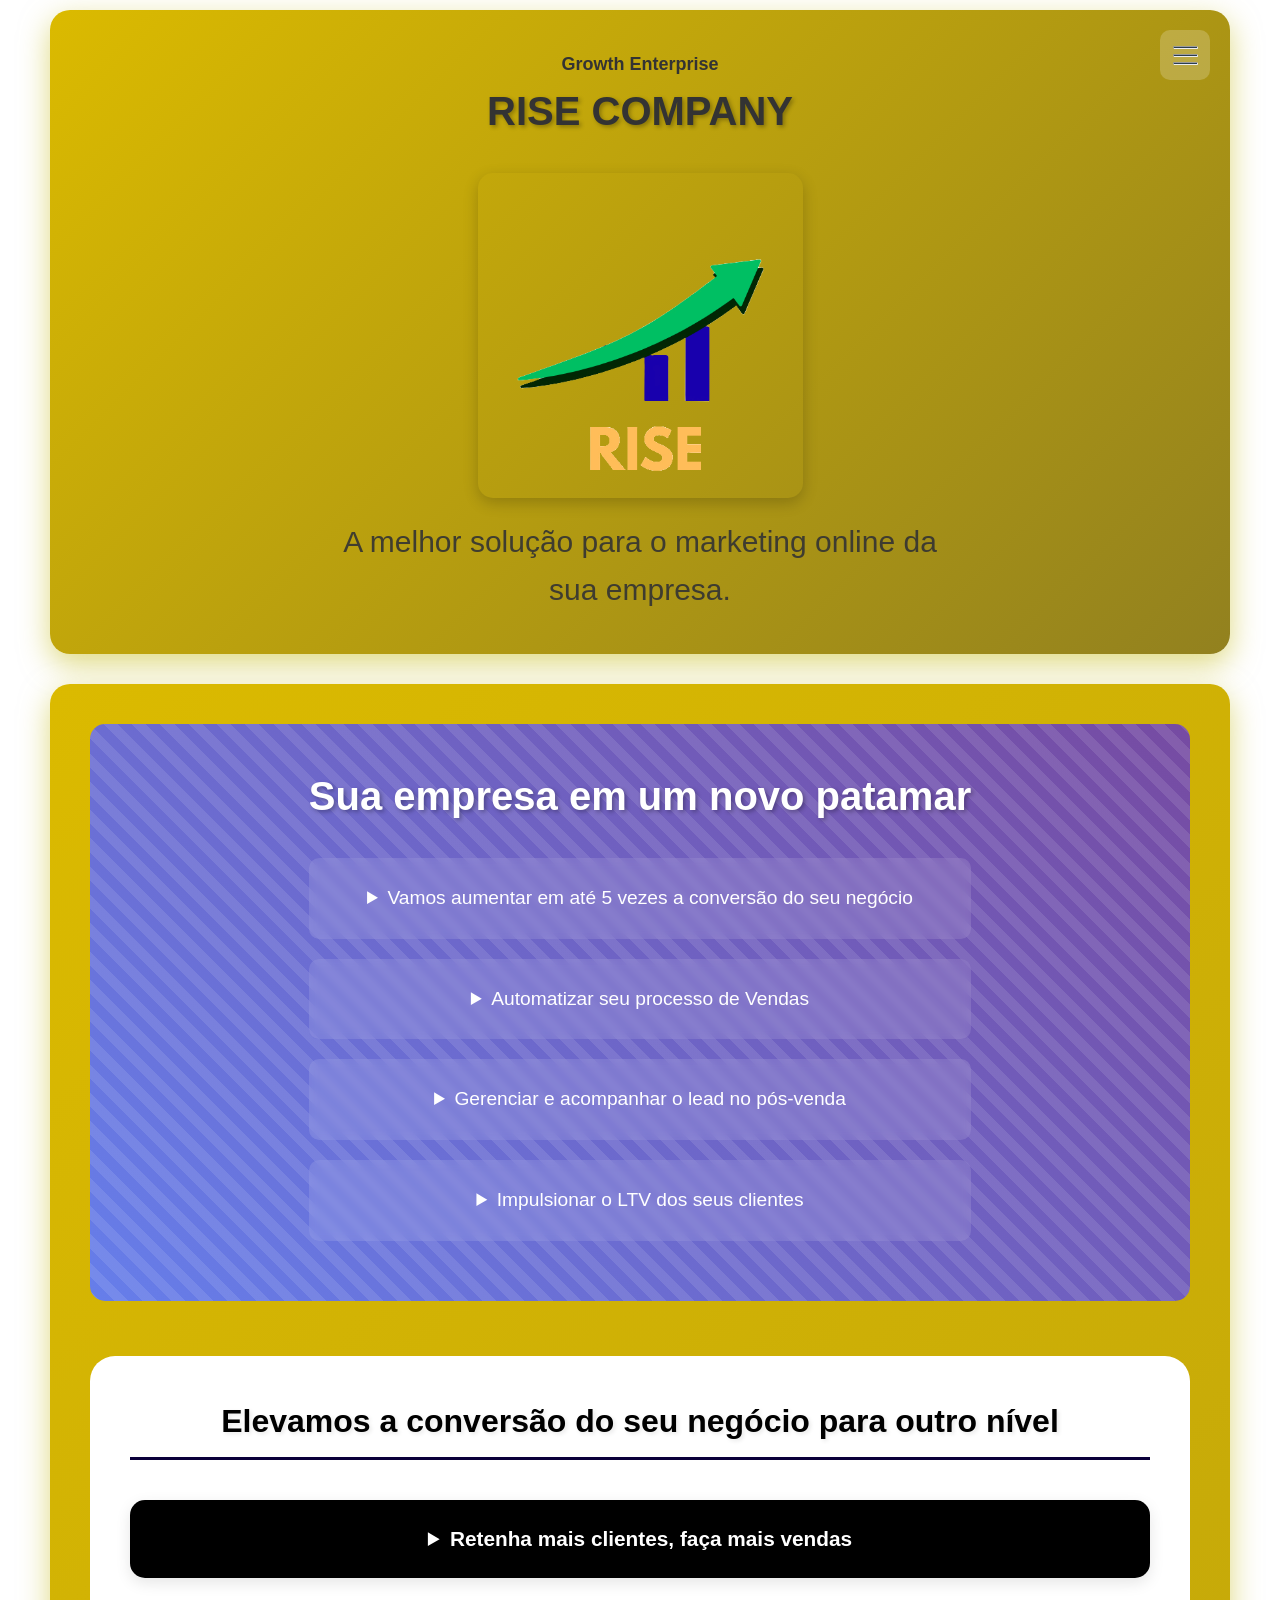
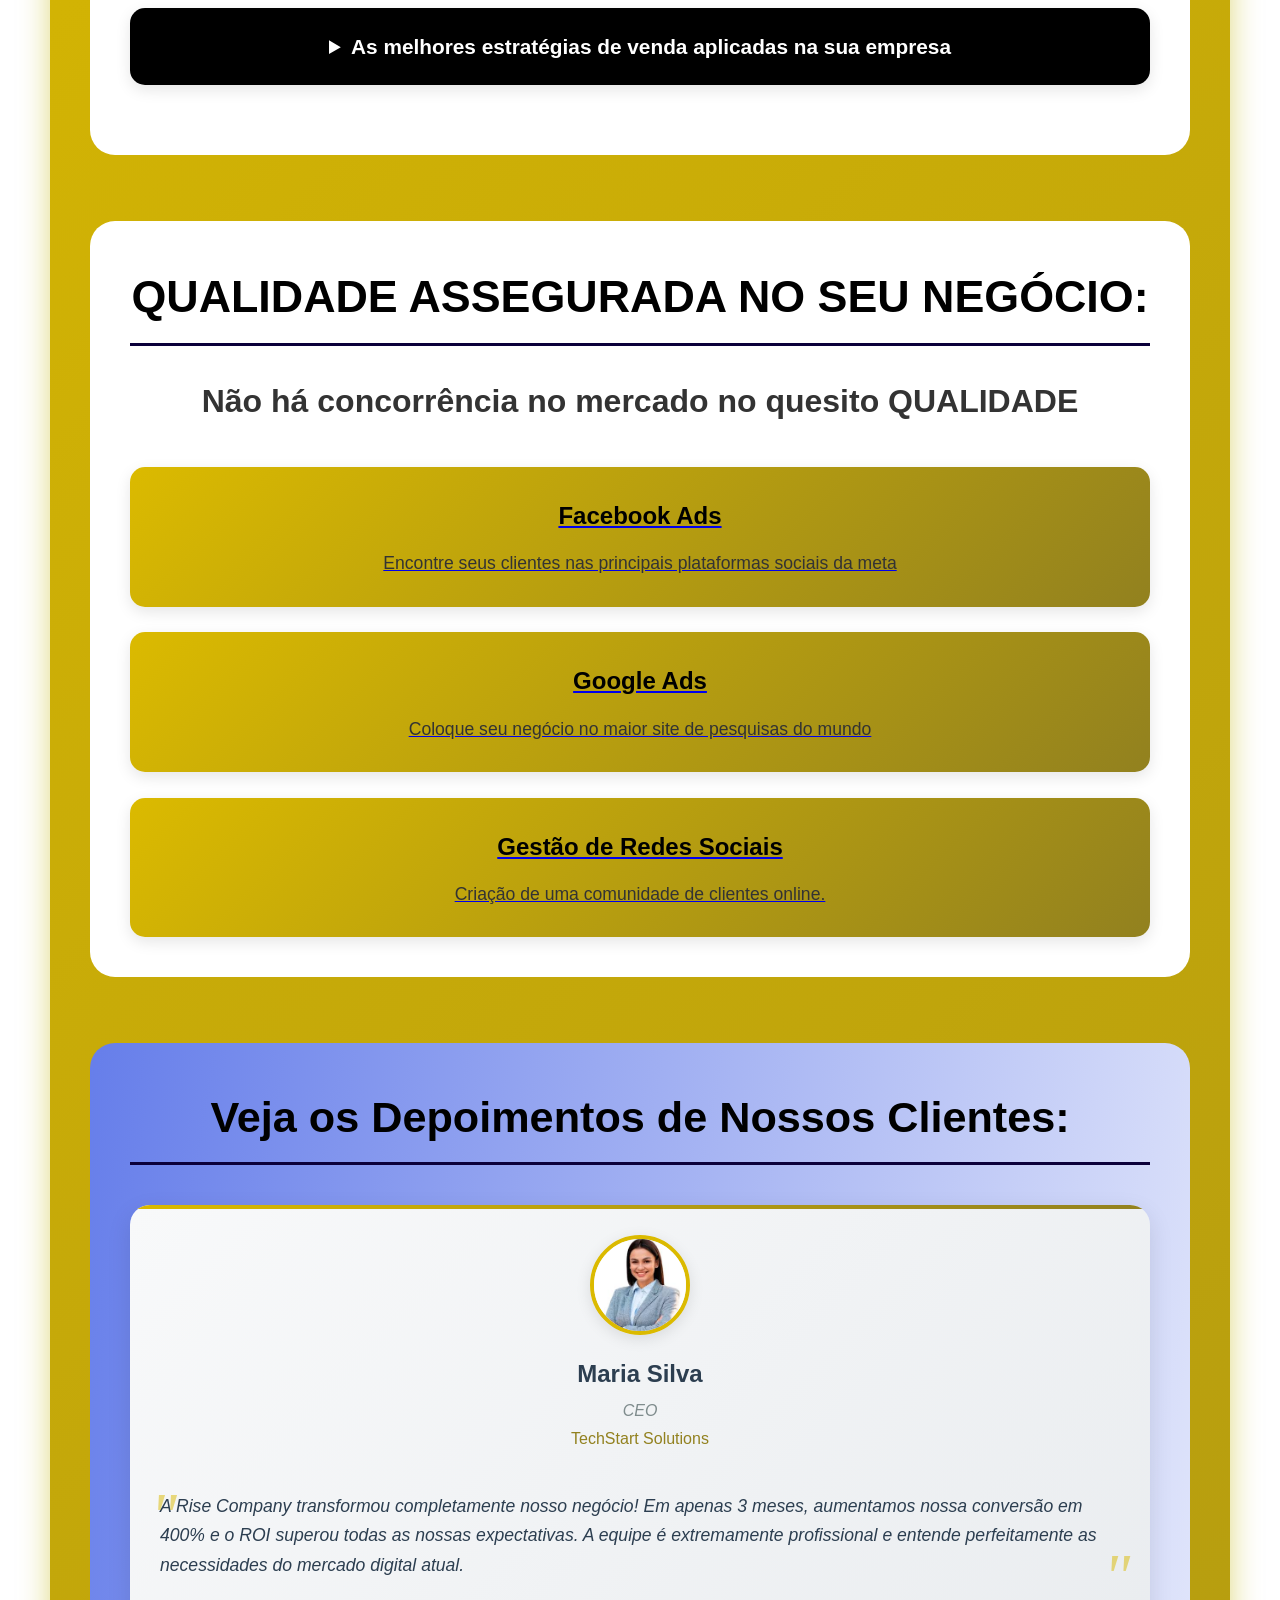
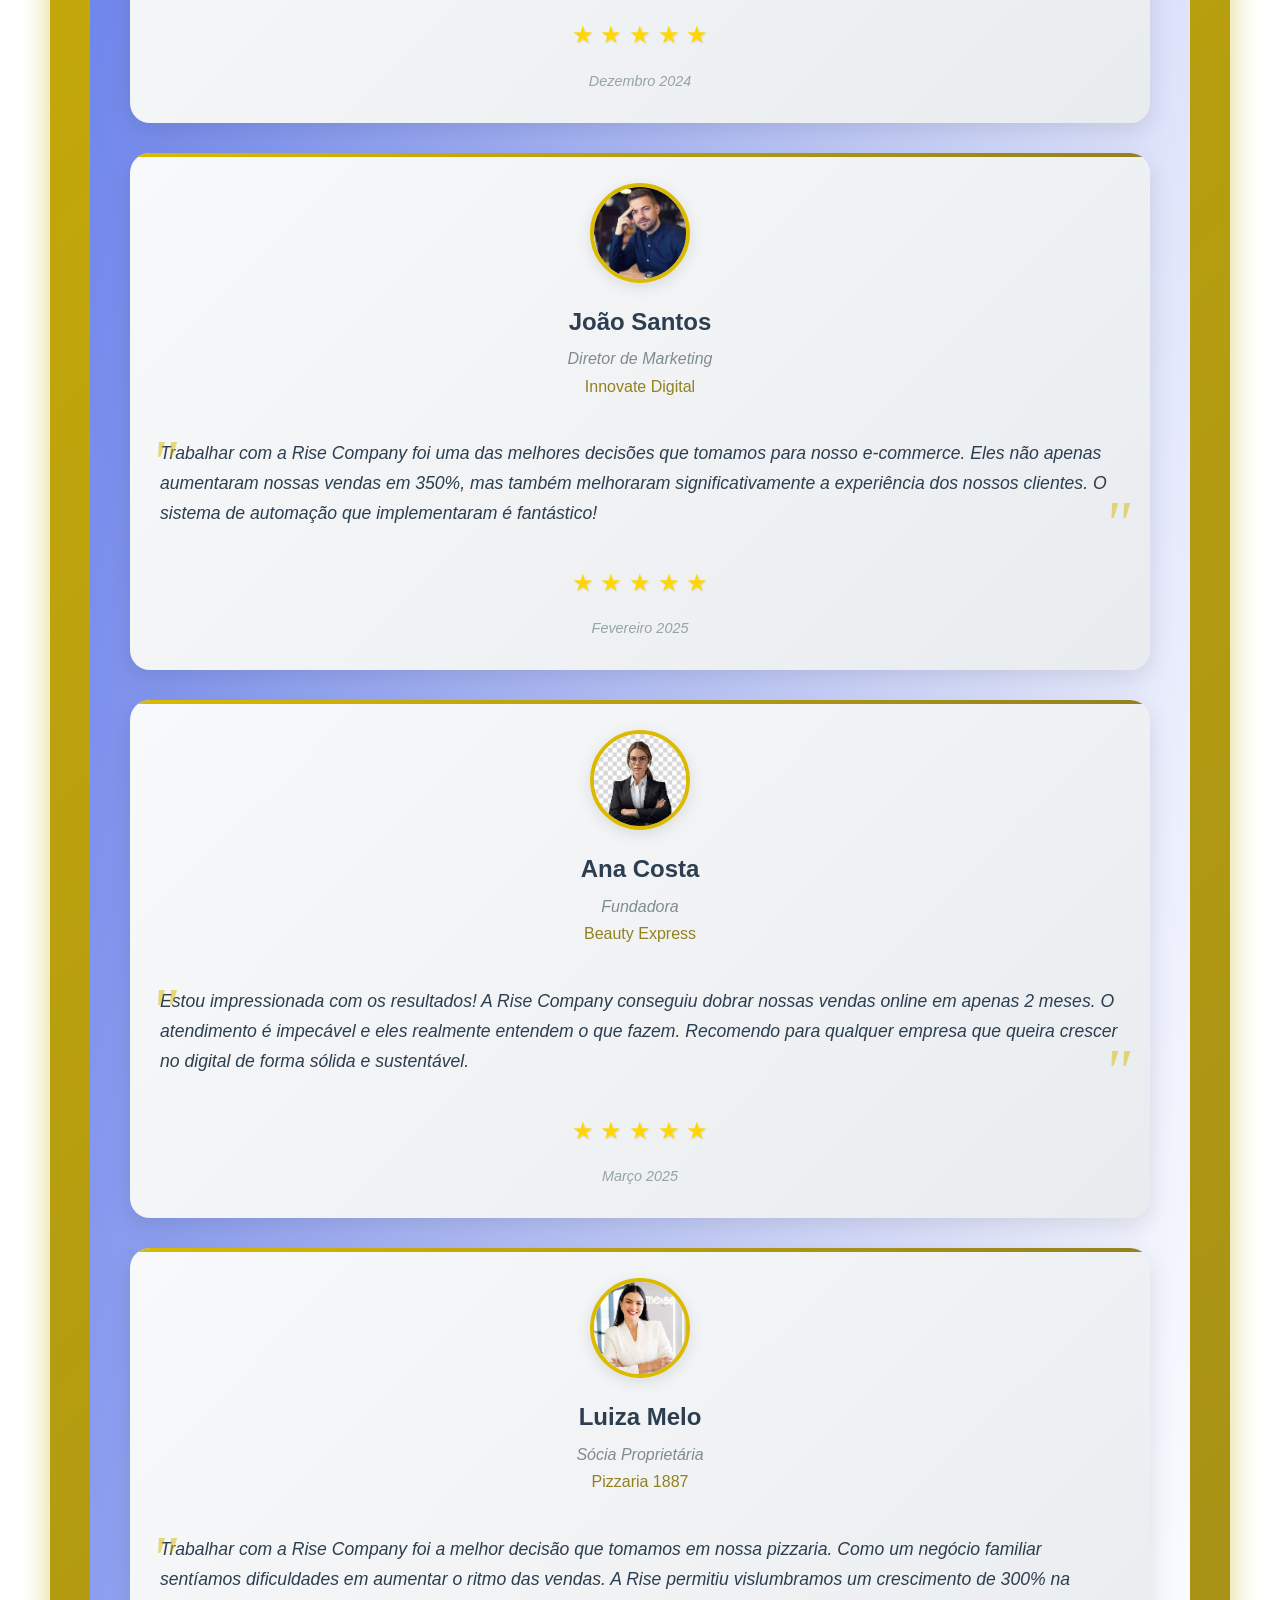
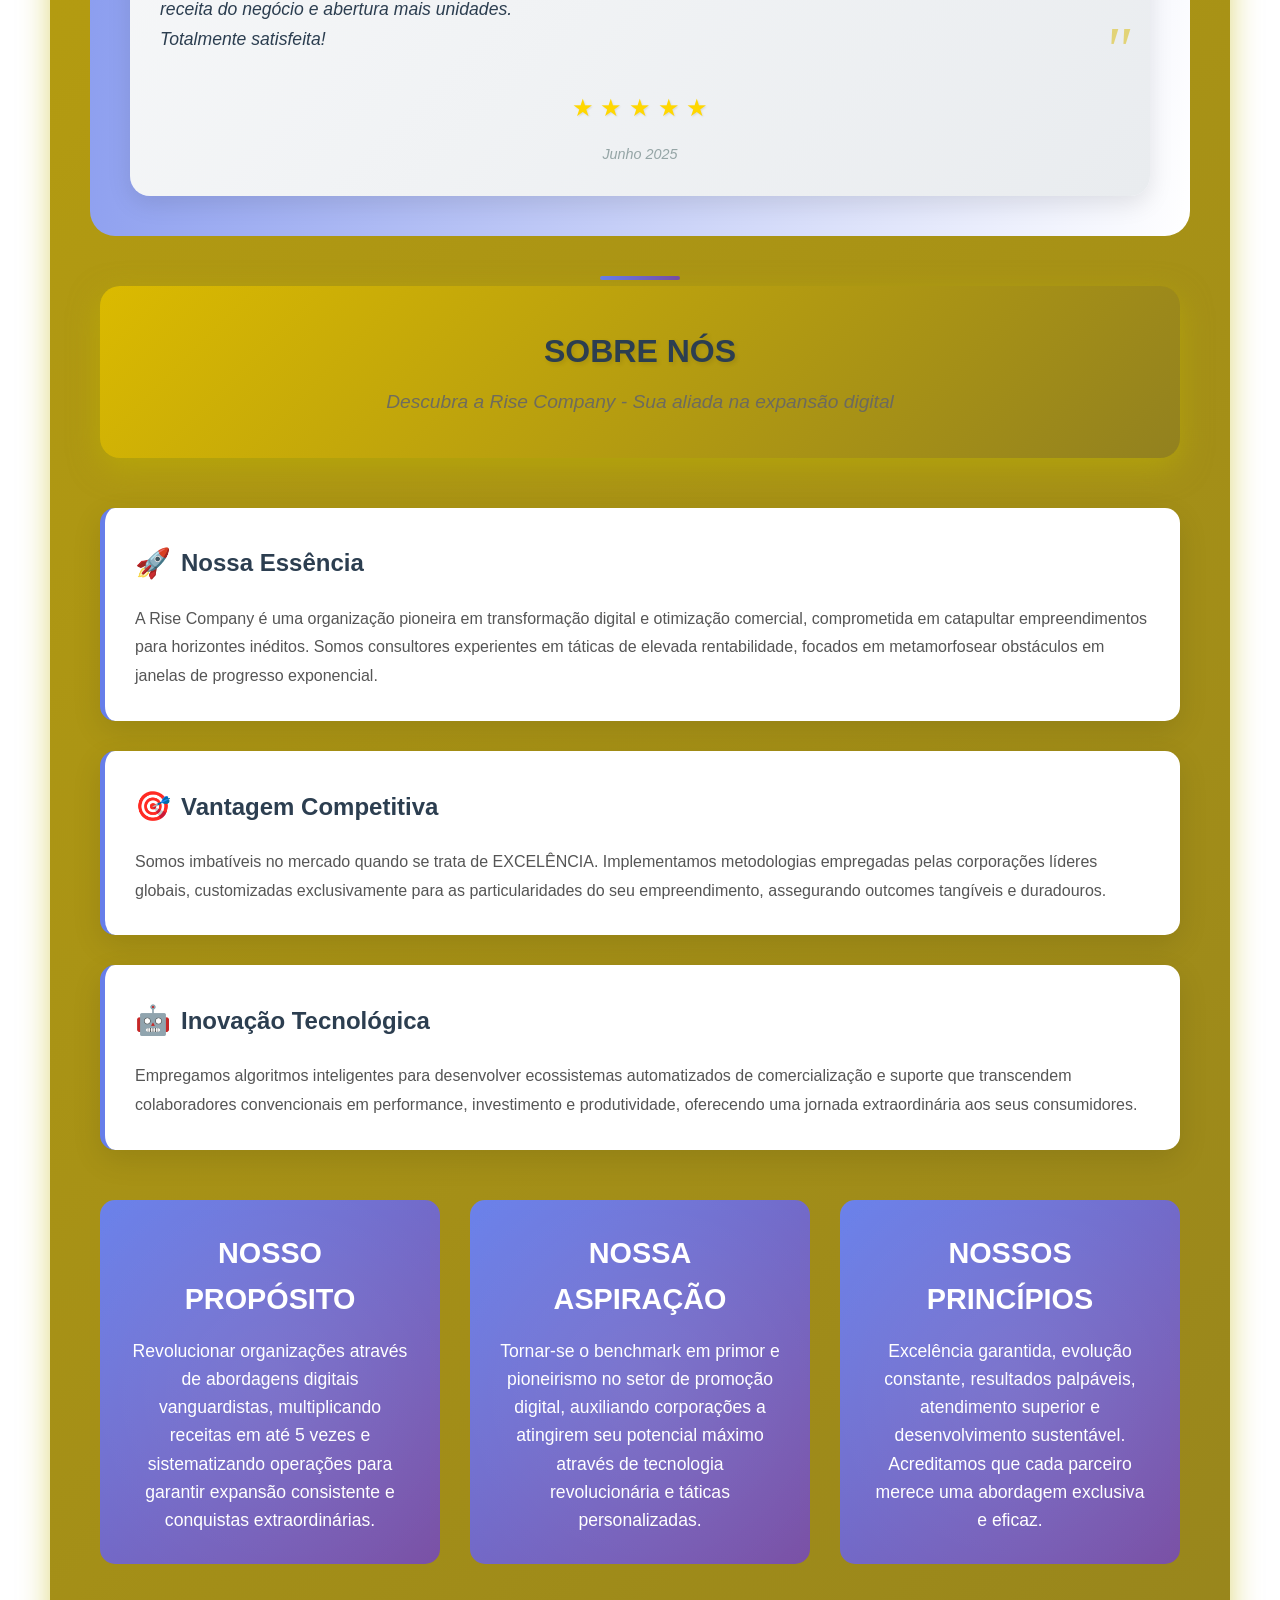
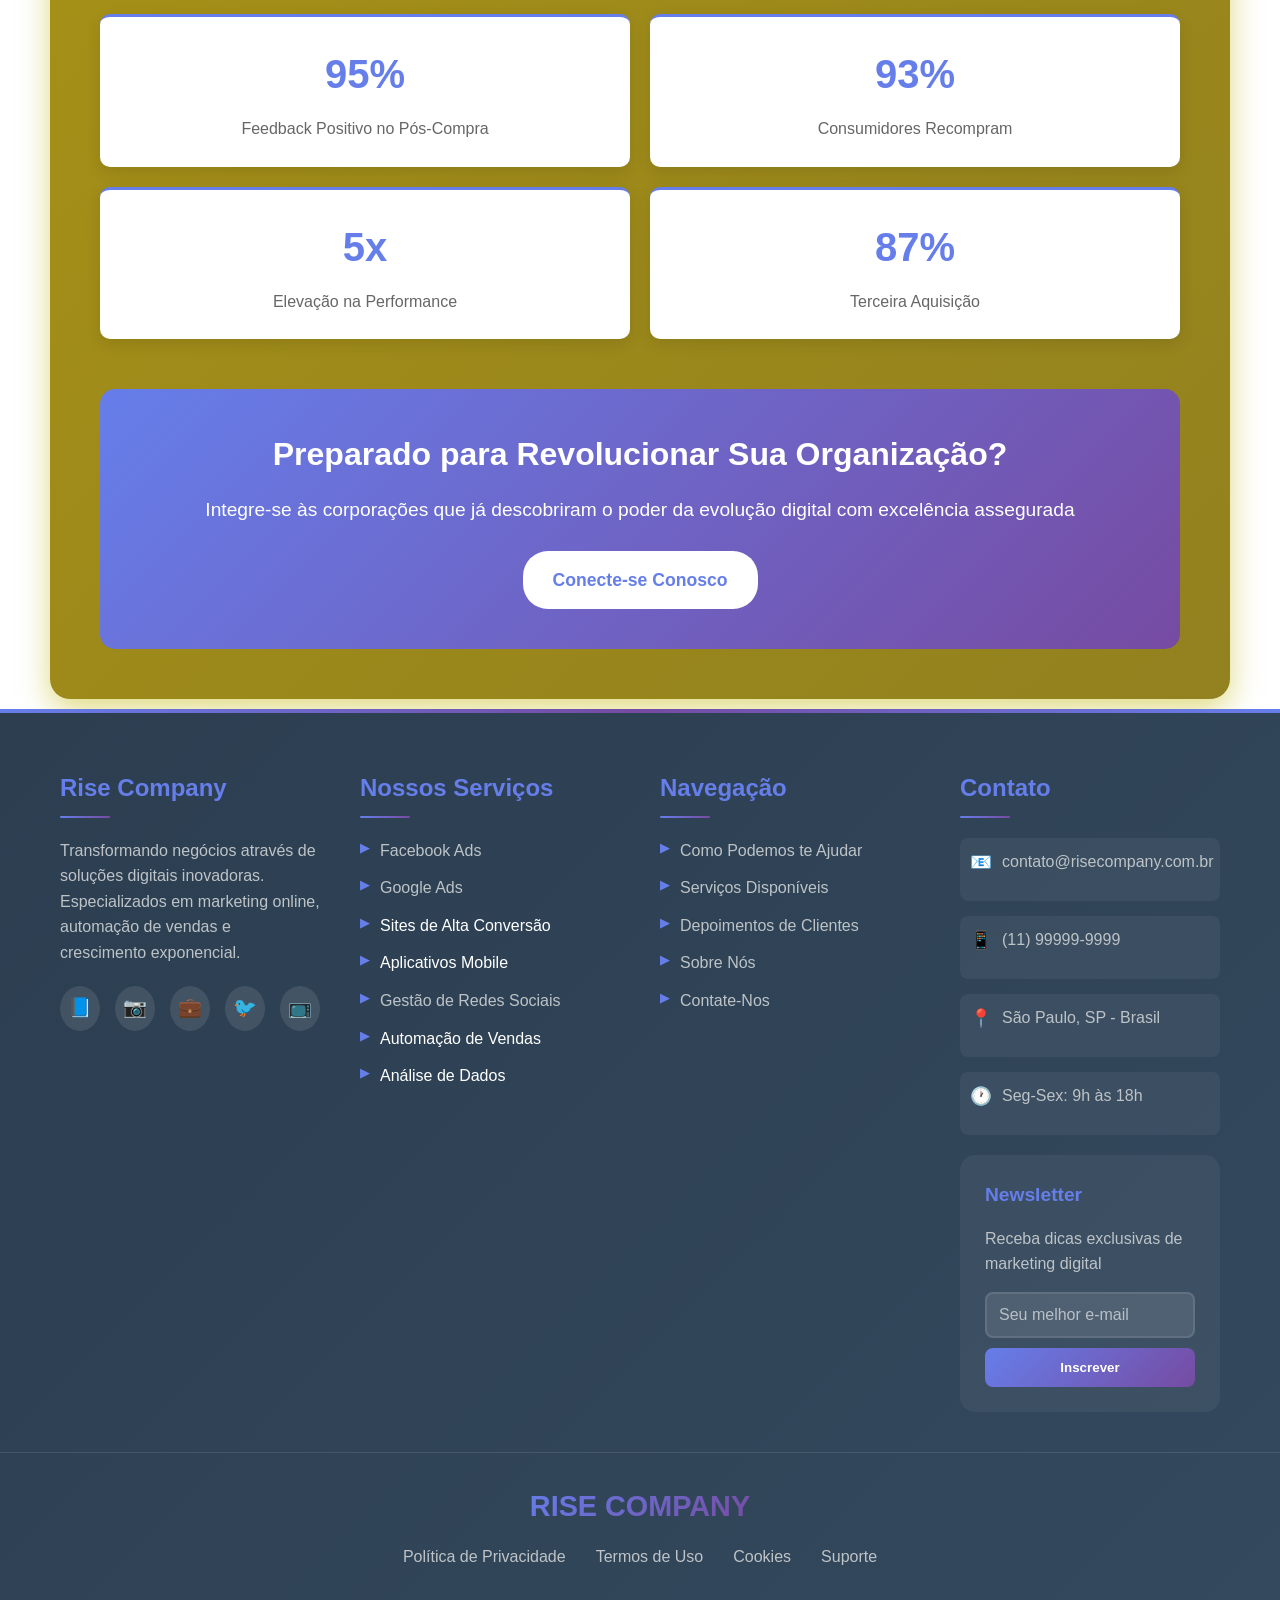
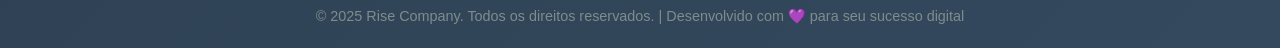
<file: index.html>
<!DOCTYPE html>
<html lang="pt-BR">
<head>
    <meta charset="UTF-8">
    <meta name="viewport" content="width=device-width, initial-scale=1.0">
    <title>Rise Company - Advertisement Enterprise</title>
    <link rel="stylesheet" href="styles/index-style/index-style-body.css">
    <link rel="stylesheet" href="styles/index-style/index-style-header.css">
    <link rel="stylesheet" href="styles/index-style/index-style-main.css">
    <link rel="stylesheet" href="styles/index-style/keyframes/keyframe-gradientshift.css">
    <link rel="stylesheet" href="styles/index-style/keyframes/keyframe-shimmer.css">
    <link rel="stylesheet" href="styles/index-style/keyframes/keyframe-slide.css">
    <link rel="stylesheet" href="styles/index-style/responsivedesign/media-maxwidth767.css">
    <link rel="stylesheet" href="styles/index-style/responsivedesign/media-maxwidth992.css">
    <script src="scripts/index-script/indexdropdownmenu-script.js" defer></script>
    <link rel="icon" type="image/png" href="images/index-images/favicon.ico">
</head>
<body>
    <section class="container">
        <header>
            <section class="logo">Growth Enterprise</section>
            <button class="hamburger-btn" id="hamburgerBtn">
                <hr class="hamburger-line"></hr>
                <hr class="hamburger-line"></hr>
                <hr class="hamburger-line"></hr>
            </button>

            <section class="dropdown-menu" id="dropdownMenu">
                <a href="#A" class="menu-item">Como Podemos te Ajudar</a>

                <a href="#B" class="menu-item">Serviços Disponíveis</a>

                <a href="#C" class="menu-item">Depoimentos de Clientes</a>

                <a href="#D" class="menu-item">Sobre Nós</a>

                <a href="#E" class="menu-item">Contate-Nos</a>
            </section>

            <section class="header-content">
                <h1>RISE COMPANY</h1>
                <img src="images/index-images/Index - RiseAcademyLogo.png" alt="Rise Company Logo" width="325" height="325">
                <p class="subtitle">A melhor solução para o marketing online da sua empresa.</p>
            </section>
        </header>

        <main>
                <section class="hero-image" id="A">
                    <article class="hero-content">
                        <h2>Sua empresa em um novo patamar</h2>
                        <details>
                            <summary>Vamos aumentar em até 5 vezes a conversão do seu negócio</summary>
                            <p>A partir de uma análise minuciosa do seu negócio, nossos especialistas renomados irão aplicar as melhores estratégias específicas para a realidade da sua empresa.</p>
                        </details>
                        <details>
                            <summary>Automatizar seu processo de Vendas</summary>
                            <p>A partir da Inteligência Artificial, vamos criar 'robôs atendentes' que performarão melhor tanto em qualidade, custos e quantidade do que um atendente real.</p>
                        </details>
                        <details>
                            <summary>Gerenciar e acompanhar o lead no pós-venda</summary>
                            <p>Temos o melhor tratamento quando o assunto é o pós-venda de nossos clientes. A eficácia é tão grande que mais de 95% dos leads de nossos clientes fizeram avaliações positivas sobre o atendimento.</p>
                        </details>
                        <details>
                            <summary>Impulsionar o LTV dos seus clientes</summary>
                            <p>Cerca de 93% dos leads de nossos clientes compram pela segunda vez e 87% pela terceira vez. As estratégias de LTV que utilizamos consiste numa verdadeira máquina de reter clientes nunca antes vista no mercado.</p>
                        </details>
                    </article>
                </section>
                <br>
                <section>
                    <article class="content-section1">
                        <h2>Elevamos a conversão do seu negócio para outro nível</h2>
                        <details>
                            <summary>Retenha mais clientes, faça mais vendas</summary>
                            <p>Estratégias de altíssima conversão no pós-venda</p>
                        </details>
                        <details>
                            <summary>As melhores estratégias de venda aplicadas na sua empresa</summary>
                            <p>Estratégias utilizadas pelas maiores empresas do mundo aplicadas no contexto do seu negócio</p>
                        </details>
                    </article>
                </section>
            <br>
            <section id="B" class="content-section2">
                <h2>QUALIDADE ASSEGURADA NO SEU NEGÓCIO:</h2>
                <h3>Não há concorrência no mercado no quesito <strong>QUALIDADE</strong></h3>
                
                <section class="skills-grid">
                    <nav>
                        <a href="pages/facebookpage.html">
                            <section class="skill-grid">
                                <h4>Facebook Ads</h4>
                                <p>Encontre seus clientes nas principais plataformas sociais da meta</p>
                            </section>
                        </a>
                            <br>
                        <a href="pages/googlepage.html">
                            <section class="skill-grid">
                                <h4>Google Ads</h4>
                                <p>Coloque seu negócio no maior site de pesquisas do mundo</p>
                            </section>
                        </a>
                            <br>
                        <a href="pages/socialmediapage.html">
                            <section class="skill-grid">
                                <h4>Gestão de Redes Sociais</h4>
                                <p>Criação de uma comunidade de clientes online.</p>
                            </section>
                        </a>
                    </nav>
                </section>
            </section>

            <br>

            <section id="C" class="content-section3">
                <h2>Veja os Depoimentos de Nossos Clientes:</h2>
                <aside class="depoimentos-container">
                    <article class="depoimentos">
                        <section class="depoimento-header">
                            <img src="images/index-images/Index - Depoimento 1.png" alt="Avatar de Maria Silva" class="depoimento-avatar">
                            <section class="depoimento-info">
                                <h3>Maria Silva</h3>
                                <p class="cargo">CEO</p>
                                <p class="empresa">TechStart Solutions</p>
                            </section>
                        </section>
                        <blockquote class="depoimento-texto">
                            A Rise Company transformou completamente nosso negócio! Em apenas 3 meses, aumentamos nossa conversão em 400% e o ROI superou todas as nossas expectativas. A equipe é extremamente profissional e entende perfeitamente as necessidades do mercado digital atual.
                        </blockquote>
                        <section class="stars">
                            <p>★ ★ ★ ★ ★</p>
                        </section>
                        <p class="depoimento-data">Dezembro 2024</p>
                    </article>

                    <article class="depoimentos">
                        <section class="depoimento-header">
                            <img src="images/index-images/Index - Depoimento 2.jpeg" alt="Avatar de João Santos" class="depoimento-avatar">
                            <section class="depoimento-info">
                                <h3>João Santos</h3>
                                <p class="cargo">Diretor de Marketing</p>
                                <p class="empresa">Innovate Digital</p>
                            </section>
                        </section>
                        <blockquote class="depoimento-texto">
                            Trabalhar com a Rise Company foi uma das melhores decisões que tomamos para nosso e-commerce. Eles não apenas aumentaram nossas vendas em 350%, mas também melhoraram significativamente a experiência dos nossos clientes. O sistema de automação que implementaram é fantástico!
                        </blockquote>
                        <section class="stars">
                            <p>★ ★ ★ ★ ★</p>
                        </section>
                        <p class="depoimento-data">Fevereiro 2025</p>
                    </article>

                    <article class="depoimentos">
                        <section class="depoimento-header">
                            <img src="images/index-images/Index - Depoimento 3.jpeg" alt="Avatar de Ana Costa" class="depoimento-avatar">
                            <section class="depoimento-info">
                                <h3>Ana Costa</h3>
                                <p class="cargo">Fundadora</p>
                                <p class="empresa">Beauty Express</p>
                            </section>
                        </section>
                        <blockquote class="depoimento-texto">
                            Estou impressionada com os resultados! A Rise Company conseguiu dobrar nossas vendas online em apenas 2 meses. O atendimento é impecável e eles realmente entendem o que fazem. Recomendo para qualquer empresa que queira crescer no digital de forma sólida e sustentável.
                        </blockquote>
                        <section class="stars">
                            <p>★ ★ ★ ★ ★</p>
                        </section>
                        <p class="depoimento-data">Março 2025</p>
                    </article>

                    <article class="depoimentos">
                        <section class="depoimento-header">
                            <img src="images/index-images/Index - Depoimento 4.jpeg" alt="Avatar de Ana Costa" class="depoimento-avatar">
                            <section class="depoimento-info">
                                <h3>Luiza Melo</h3>
                                <section class="cargo">Sócia Proprietária</section>
                                <section class="empresa">Pizzaria 1887</section>
                            </section>
                        </section>
                        <article class="depoimento-texto">
                                Trabalhar com a Rise Company foi a melhor decisão que tomamos em nossa pizzaria. Como um negócio familiar sentíamos dificuldades em aumentar o ritmo das vendas. A Rise permitiu vislumbramos um crescimento de 300% na receita do negócio e abertura mais unidades.<br>Totalmente satisfeita!
                        </article>
                        <section class="stars">
                            <p>★ ★ ★ ★ ★</p>
                        </section>
                        <p class="depoimento-data">Junho 2025</p>
                    </article>
                </aside>
            </section>

                <section id="D" class="container">
                    <header class="header">
                        <h1>SOBRE NÓS</h1>
                        <p class="subtitle">Descubra a Rise Company - Sua aliada na expansão digital</p>
                    </header>

                    <section class="content-grid">
                        <article class="content-card">
                            <h2><p class="icon">🚀</p>Nossa Essência</h2>
                            <p>A Rise Company é uma organização pioneira em transformação digital e otimização comercial, comprometida em catapultar empreendimentos para horizontes inéditos. Somos consultores experientes em táticas de elevada rentabilidade, focados em metamorfosear obstáculos em janelas de progresso exponencial.</p>
                        </article>

                        <article class="content-card">
                            <h2><p class="icon">🎯</p>Vantagem Competitiva</h2>
                            <p>Somos imbatíveis no mercado quando se trata de EXCELÊNCIA. Implementamos metodologias empregadas pelas corporações líderes globais, customizadas exclusivamente para as particularidades do seu empreendimento, assegurando outcomes tangíveis e duradouros.</p>
                        </article>

                        <article class="content-card">
                            <h2><p class="icon">🤖</p>Inovação Tecnológica</h2>
                            <p>Empregamos algoritmos inteligentes para desenvolver ecossistemas automatizados de comercialização e suporte que transcendem colaboradores convencionais em performance, investimento e produtividade, oferecendo uma jornada extraordinária aos seus consumidores.</p>
                        </article>
                    </section>

                    <section class="mission-vision">
                        <article class="mission-card">
                            <h3>NOSSO PROPÓSITO</h3>
                            <p>Revolucionar organizações através de abordagens digitais vanguardistas, multiplicando receitas em até 5 vezes e sistematizando operações para garantir expansão consistente e conquistas extraordinárias.</p>
                        </article>

                        <article class="mission-card">
                            <h3>NOSSA ASPIRAÇÃO</h3>
                            <p>Tornar-se o benchmark em primor e pioneirismo no setor de promoção digital, auxiliando corporações a atingirem seu potencial máximo através de tecnologia revolucionária e táticas personalizadas.</p>
                        </article>

                        <article class="mission-card">
                            <h3>NOSSOS PRINCÍPIOS</h3>
                            <p>Excelência garantida, evolução constante, resultados palpáveis, atendimento superior e desenvolvimento sustentável. Acreditamos que cada parceiro merece uma abordagem exclusiva e eficaz.</p>
                        </article>
                    </section>

                    <section class="stats">
                        <article class="stat-item">
                            <p class="stat-number">95%</p>
                            <p class="stat-label">Feedback Positivo no Pós-Compra</p>
                        </article>
                        <article class="stat-item">
                            <p class="stat-number">93%</p>
                            <p class="stat-label">Consumidores Recompram</p>
                        </article>
                        <article class="stat-item">
                            <p class="stat-number">5x</p>
                            <p class="stat-label">Elevação na Performance</p>
                        </article>
                        <article class="stat-item">
                            <p class="stat-number">87%</p>
                            <p class="stat-label">Terceira Aquisição</p>
                        </article>
                    </section>

                    <section id="E" class="cta-section">
                        <h2>Preparado para Revolucionar Sua Organização?</h2>
                        <p>Integre-se às corporações que já descobriram o poder da evolução digital com excelência assegurada</p>
                        <a href="pages/formulariopage.html" class="cta-button">Conecte-se Conosco</a>
                    </section>
                </section>
        </main>
    </section>
    <footer class="footer">
            <section class="footer-container">
                    <section class="footer-section">
                        <h3>Rise Company</h3>
                        <p>Transformando negócios através de soluções digitais inovadoras. Especializados em marketing online, automação de vendas e crescimento exponencial.</p>
                        <aside class="social-links">
                            <a href="www.facebook.com" class="social-link" title="Facebook">📘</a>
                            <a href="www.instagram.com" class="social-link" title="Instagram">📷</a>
                            <a href="www.linkedin.com" class="social-link" title="LinkedIn">💼</a>
                            <a href="www.x.com" class="social-link" title="Twitter">🐦</a>
                            <a href="www.youtube.com" class="social-link" title="YouTube">📺</a>
                        </aside>
                    </section>

                    <section class="footer-section">
                        <h3>Nossos Serviços</h3>
                        <ul>
                            <li><a href="pages/facebookpage.html">Facebook Ads</a></li>
                            <li><a href="pages/googlepage.html">Google Ads</a></li>
                            <li>Sites de Alta Conversão</li>
                            <li>Aplicativos Mobile</li>
                            <li><a href="pages/socialmediapage.html">Gestão de Redes Sociais</a></li>
                            <li>Automação de Vendas</li>
                            <li>Análise de Dados</li>
                        </ul>
                    </section>

                    <section class="footer-section">
                        <h3>Navegação</h3>
                        <ul>
                            <li><a href="#A">Como Podemos te Ajudar</a></li>
                            <li><a href="#B">Serviços Disponíveis</a></li>
                            <li><a href="#C">Depoimentos de Clientes</a></li>
                            <li><a href="#D">Sobre Nós</a></li>
                            <li><a href="pages/formulariopage.html">Contate-Nos</a></li>
                        </ul>
                    </section>

                    <section class="footer-section">
                        <h3>Contato</h3>
                        <aside class="contact-info">
                            <p class="icon">📧</p>
                            <p>contato@risecompany.com.br</p>
                        </aside>
                        <aside class="contact-info">
                            <p class="icon">📱</p>
                            <p>(11) 99999-9999</p>
                        </aside>
                        <aside class="contact-info">
                            <p class="icon">📍</p>
                            <p>São Paulo, SP - Brasil</p>
                        </aside>
                        <aside class="contact-info">
                            <p class="icon">🕐</p>
                            <p>Seg-Sex: 9h às 18h</p>
                        </aside>

                        <article class="newsletter">
                            <h4>Newsletter</h4>
                            <p>Receba dicas exclusivas de marketing digital</p>
                            <aside class="newsletter-form">
                                <input type="email" class="newsletter-input" placeholder="Seu melhor e-mail">
                                <button class="newsletter-btn">Inscrever</button>
                            </aside>
                        </article>
                    </section>
            </section>
                <section class="footer-bottom">
                    <section class="footer-logo">RISE COMPANY</section>
                    <aside class="footer-links">
                        <a href="#">Política de Privacidade</a>
                        <a href="#">Termos de Uso</a>
                        <a href="#">Cookies</a>
                        <a href="#">Suporte</a>
                    </aside>
                    <aside class="copyright">
                        © 2025 Rise Company. Todos os direitos reservados. | Desenvolvido com 💜 para seu sucesso digital
                    </aside>
                </section>
        </footer>

</body>
</html>
</file>
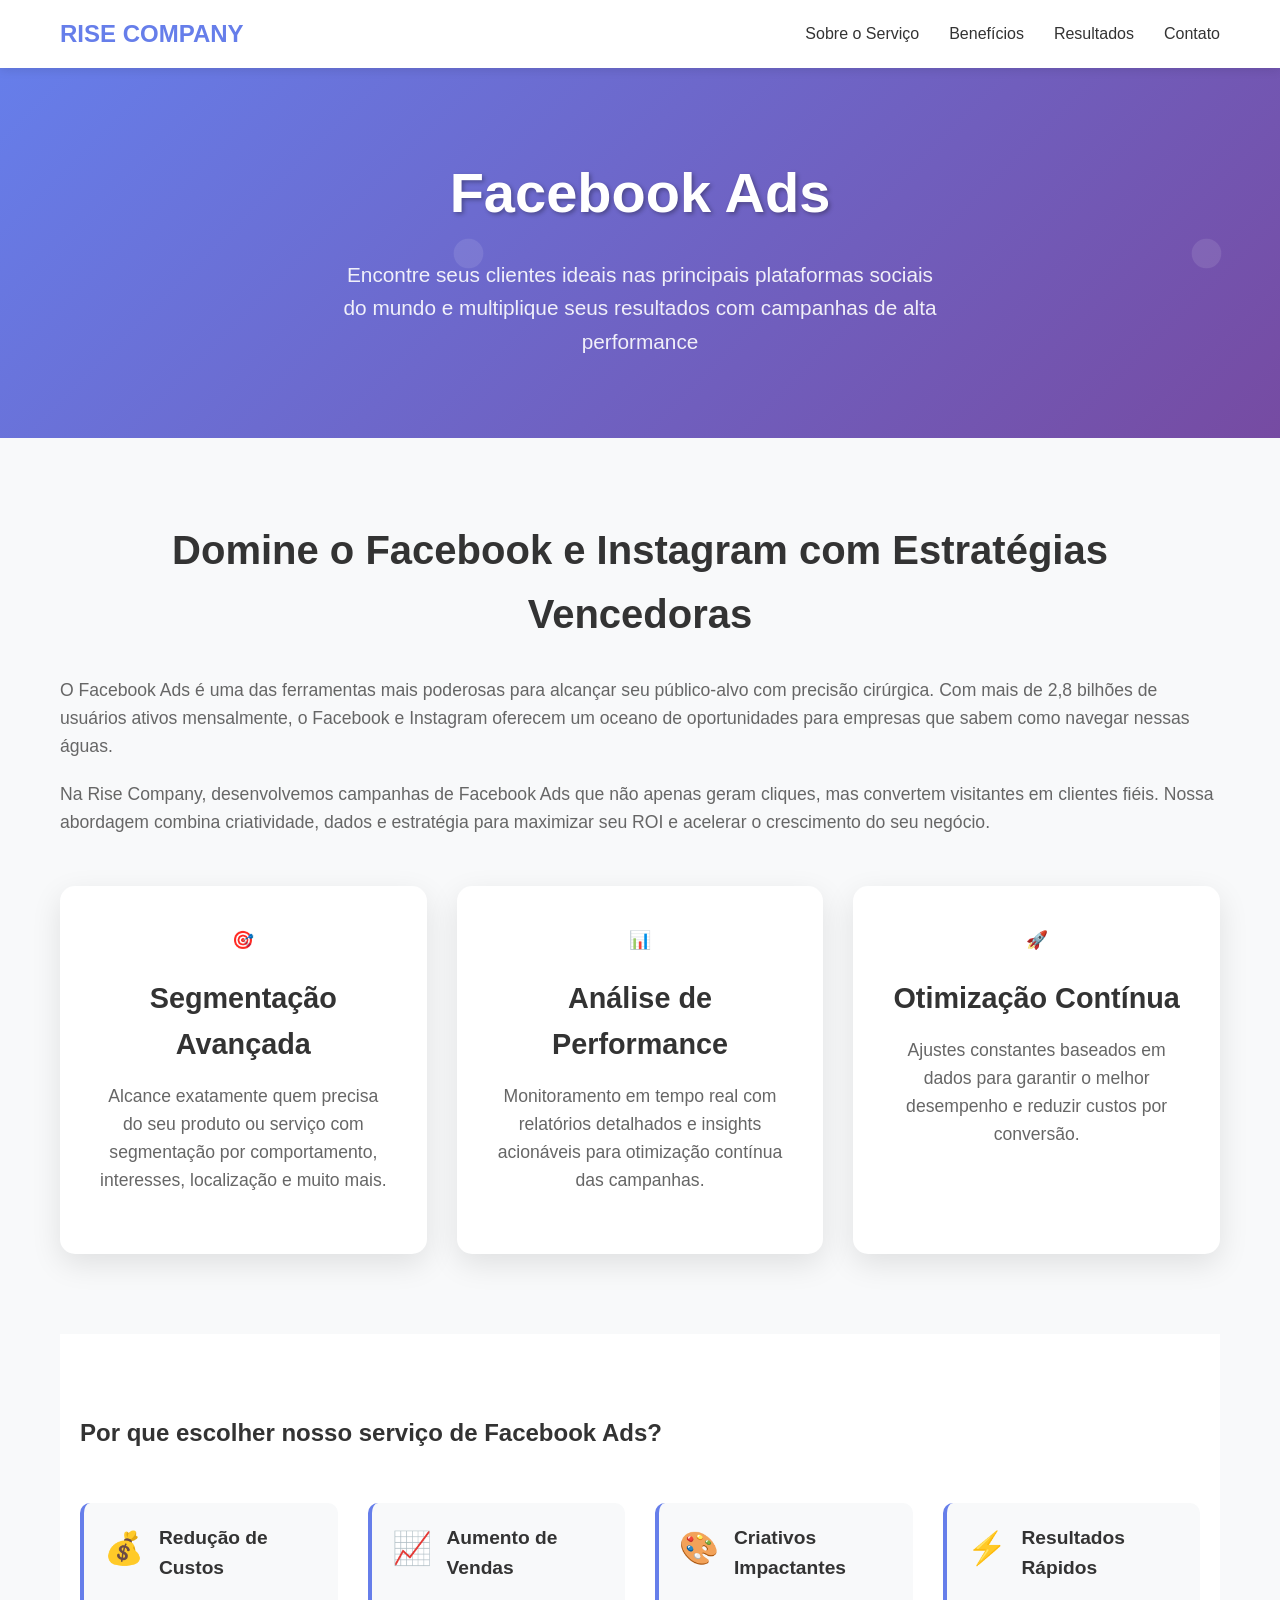
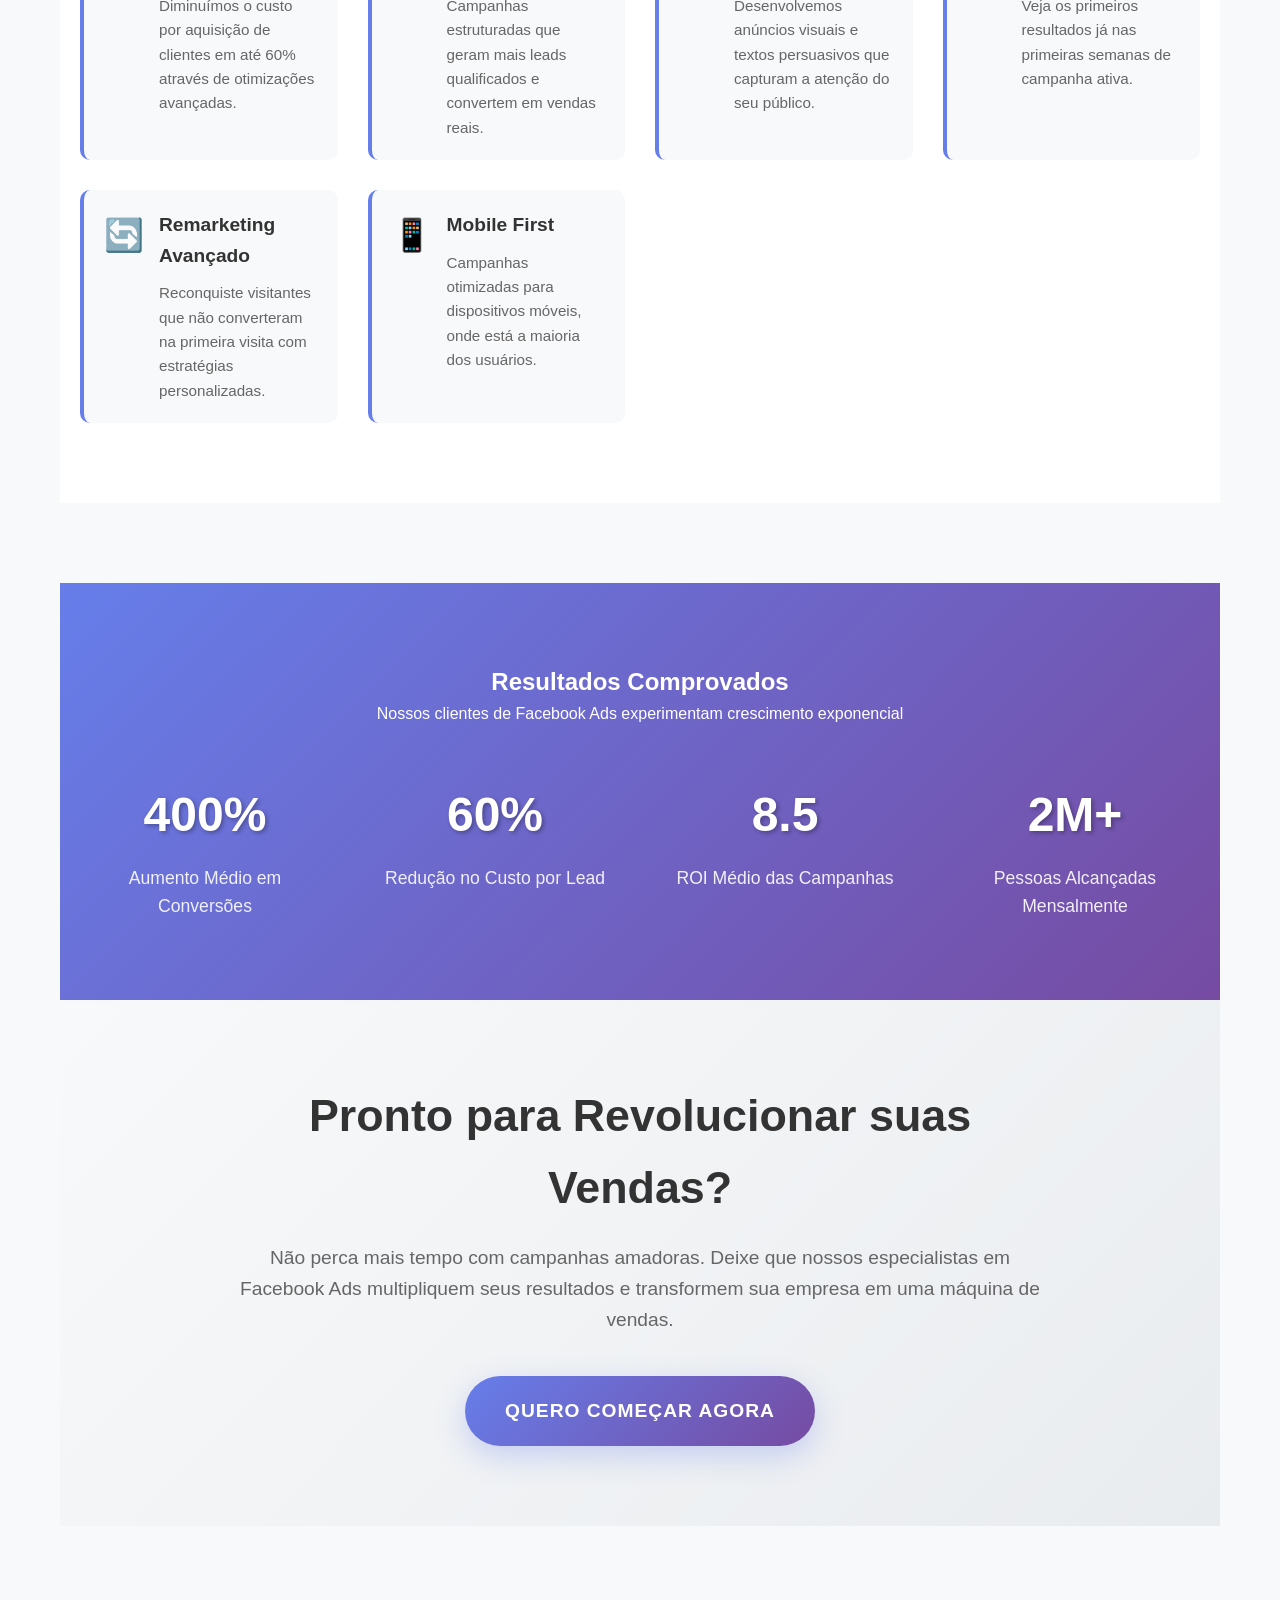
<file: pages/facebookpage.html>
<!DOCTYPE html>
<html lang="pt-BR">
<head>
    <meta charset="UTF-8">
    <meta name="viewport" content="width=device-width, initial-scale=1.0">
    <title>Facebook Ads - Rise Company</title>
    <link rel="stylesheet" href="../styles/pages-style/facebookpage-style/fbpage-style-layoutbody.css">
    <link rel="stylesheet" href="../styles/pages-style/facebookpage-style/fbpage-responsivedesign.css">
    <link rel="stylesheet" href="../styles/pages-style/facebookpage-style/keyframes/keyframes-fadein.css">
    <link rel="stylesheet" href="../styles/pages-style/facebookpage-style/keyframes/keyframes-float.css">
    <link rel="stylesheet" href="../styles/pages-style/facebookpage-style/keyframes/keyframes-slidein.css">
    <script src="../scripts/pages-script/facebookpage-script/fbpage-script.js" defer></script>
    <link rel="icon" type="image/png" href="../images/fbpages-images/favicon.ico">
</head>
<body>
    <nav class="nav">
        <section class="container">
            <aside class="nav-content">
                <p class="logo">RISE COMPANY</p>
                <section class="nav-links">
                    <a href="#sobre">Sobre o Serviço</a>
                    <a href="#beneficios">Benefícios</a>
                    <a href="#resultados">Resultados</a>
                    <a href="#contato">Contato</a>
                </section>
            </aside>
        </section>
    </nav>

    <header class="header">
        <section class="container">
            <section class="header-content">
                <h1>Facebook Ads</h1>
                <p>Encontre seus clientes ideais nas principais plataformas sociais do mundo e multiplique seus resultados com campanhas de alta performance</p>
            </section>
        </section>
    </header>

    <main class="main-content">
        <section class="container">
            <section id="sobre" class="section">
                <h2>Domine o Facebook e Instagram com Estratégias Vencedoras</h2>
                <p>O Facebook Ads é uma das ferramentas mais poderosas para alcançar seu público-alvo com precisão cirúrgica. Com mais de 2,8 bilhões de usuários ativos mensalmente, o Facebook e Instagram oferecem um oceano de oportunidades para empresas que sabem como navegar nessas águas.</p>
                
                <p>Na Rise Company, desenvolvemos campanhas de Facebook Ads que não apenas geram cliques, mas convertem visitantes em clientes fiéis. Nossa abordagem combina criatividade, dados e estratégia para maximizar seu ROI e acelerar o crescimento do seu negócio.</p>

                <aside class="features-grid">
                    <article class="feature-card">
                        <p class="feature-icon">🎯</p>
                        <h3>Segmentação Avançada</h3>
                        <p>Alcance exatamente quem precisa do seu produto ou serviço com segmentação por comportamento, interesses, localização e muito mais.</p>
                    </article>
                    <article class="feature-card">
                        <p class="feature-icon">📊</p>
                        <h3>Análise de Performance</h3>
                        <p>Monitoramento em tempo real com relatórios detalhados e insights acionáveis para otimização contínua das campanhas.</p>
                    </article>
                    <article class="feature-card">
                        <p class="feature-icon">🚀</p>
                        <h3>Otimização Contínua</h3>
                        <p>Ajustes constantes baseados em dados para garantir o melhor desempenho e reduzir custos por conversão.</p>
                    </article>
                </aside>
            </section>

            <article id="beneficios" class="benefits">
                <section class="container">
                    <h2>Por que escolher nosso serviço de Facebook Ads?</h2>
                    <aside class="benefits-list">
                        <section class="benefit-item">
                            <p class="benefit-icon">💰</p>
                            <article class="benefit-content">
                                <h4>Redução de Custos</h4>
                                <p>Diminuímos o custo por aquisição de clientes em até 60% através de otimizações avançadas.</p>
                            </article>
                        </section>
                        <section class="benefit-item">
                            <p class="benefit-icon">📈</p>
                            <article class="benefit-content">
                                <h4>Aumento de Vendas</h4>
                                <p>Campanhas estruturadas que geram mais leads qualificados e convertem em vendas reais.</p>
                            </article>
                        </section>
                        <section class="benefit-item">
                            <p class="benefit-icon">🎨</p>
                            <article class="benefit-content">
                                <h4>Criativos Impactantes</h4>
                                <p>Desenvolvemos anúncios visuais e textos persuasivos que capturam a atenção do seu público.</p>
                            </article>
                        </section>
                        <section class="benefit-item">
                            <p class="benefit-icon">⚡</p>
                            <article class="benefit-content">
                                <h4>Resultados Rápidos</h4>
                                <p>Veja os primeiros resultados já nas primeiras semanas de campanha ativa.</p>
                            </article>
                        </section>
                        <section class="benefit-item">
                            <p class="benefit-icon">🔄</p>
                            <article class="benefit-content">
                                <h4>Remarketing Avançado</h4>
                                <p>Reconquiste visitantes que não converteram na primeira visita com estratégias personalizadas.</p>
                            </article>
                        </section>
                        <section class="benefit-item">
                            <p class="benefit-icon">📱</p>
                            <article class="benefit-content">
                                <h4>Mobile First</h4>
                                <p>Campanhas otimizadas para dispositivos móveis, onde está a maioria dos usuários.</p>
                            </article>
                        </section>
                    </aside>
                </section>
            </article>

            <article id="resultados" class="stats">
                <section class="container">
                    <h2>Resultados Comprovados</h2>
                    <p>Nossos clientes de Facebook Ads experimentam crescimento exponencial</p>
                    <aside class="stats-grid">
                        <section class="stat-item">
                            <p class="stat-number">400%</p>
                            <p class="stat-label">Aumento Médio em Conversões</p>
                        </section>
                        <section class="stat-item">
                            <p class="stat-number">60%</p>
                            <p class="stat-label">Redução no Custo por Lead</p>
                        </section>
                        <section class="stat-item">
                            <p class="stat-number">8.5</p>
                            <p class="stat-label">ROI Médio das Campanhas</p>
                        </section>
                        <section class="stat-item">
                            <p class="stat-number">2M+</p>
                            <p class="stat-label">Pessoas Alcançadas Mensalmente</p>
                        </section>
                    </aside>
                </section>
            </article>

            <section class="cta-section">
                <aside class="container">
                    <article class="cta-content">
                        <h2>Pronto para Revolucionar suas Vendas?</h2>
                        <p>Não perca mais tempo com campanhas amadoras. Deixe que nossos especialistas em Facebook Ads multipliquem seus resultados e transformem sua empresa em uma máquina de vendas.</p>
                        <a href="#" class="cta-button" onclick="openModal()">Quero Começar Agora</a>
                    </article>
                </aside>
            </section>
        </section>
    </main>

    <section id="modal" class="modal">
        <section class="modal-content">
            <button class="close-btn" onclick="closeModal()">&times;</button>
            <h2>Solicite uma Proposta de Facebook Ads</h2>
            <p>Preencha o formulário abaixo e receba uma proposta personalizada em até 24 horas</p>
            
            <form id="facebookAdsForm">
                <section class="form-group">
                    <label for="nome">Nome Completo <p class="required">*</p></label>
                    <input type="text" id="nome" name="nome" required>
                </section>
                
                <section class="form-group">
                    <label for="email">E-mail <p class="required">*</p></label>
                    <input type="email" id="email" name="email" required>
                </section>
                
                <section class="form-group">
                    <label for="telefone">Telefone <p class="required">*</p></label>
                    <input type="tel" id="telefone" name="telefone" required>
                </section>
                
                <section class="form-group">
                    <label for="empresa">Nome da Empresa <p class="required">*</p></label>
                    <input type="text" id="empresa" name="empresa" required>
                </section>
                
                <section class="form-group">
                    <label for="orcamento">Orçamento Mensal para Anúncios <p class="required">*</p></label>
                    <select id="orcamento" name="orcamento" required>
                        <option value="">Selecione uma faixa</option>
                        <option value="R$ 1.000 - R$ 5.000">R$ 1.000 - R$ 5.000</option>
                        <option value="R$ 5.001 - R$ 10.000">R$ 5.001 - R$ 10.000</option>
                        <option value="R$ 10.001 - R$ 25.000">R$ 10.001 - R$ 25.000</option>
                        <option value="R$ 25.001 - R$ 50.000">R$ 25.001 - R$ 50.000</option>
                        <option value="Acima de R$ 50.000">Acima de R$ 50.000</option>
                    </select>
                </section>
                
                <section class="form-group">
                    <label for="objetivo">Principal Objetivo <p class="required">*</p></label>
                    <select id="objetivo" name="objetivo" required>
                        <option value="">Selecione um objetivo</option>
                        <option value="Gerar mais leads">Gerar mais leads</option>
                        <option value="Aumentar vendas online">Aumentar vendas online</option>
                        <option value="Aumentar reconhecimento da marca">Aumentar reconhecimento da marca</option>
                        <option value="Promover evento ou lançamento">Promover evento ou lançamento</option>
                        <option value="Aumentar tráfego no site">Aumentar tráfego no site</option>
                        <option value="Outros">Outros</option>
                    </select>
                </section>
                
                <section class="form-group">
                    <label for="observacoes">Observações Adicionais</label>
                    <textarea id="observacoes" name="observacoes" placeholder="Conte-nos mais sobre seus objetivos, público-alvo ou qualquer informação relevante..."></textarea>
                </section>
                
                <section class="form-buttons">
                    <button type="submit" class="btn btn-primary">Solicitar Proposta</button>
                    <button type="button" class="btn btn-secondary" onclick="limparFormulario()">Limpar</button>
                </section>
            </form>
            
            <section id="successMessage" class="success-message">
                <strong>✅ Formulário enviado com sucesso!</strong><br>
                Entraremos em contato em até 24 horas com uma proposta personalizada para suas campanhas de Facebook Ads.
            </section>
        </section>
    </section>
</body>
</html>
</file>
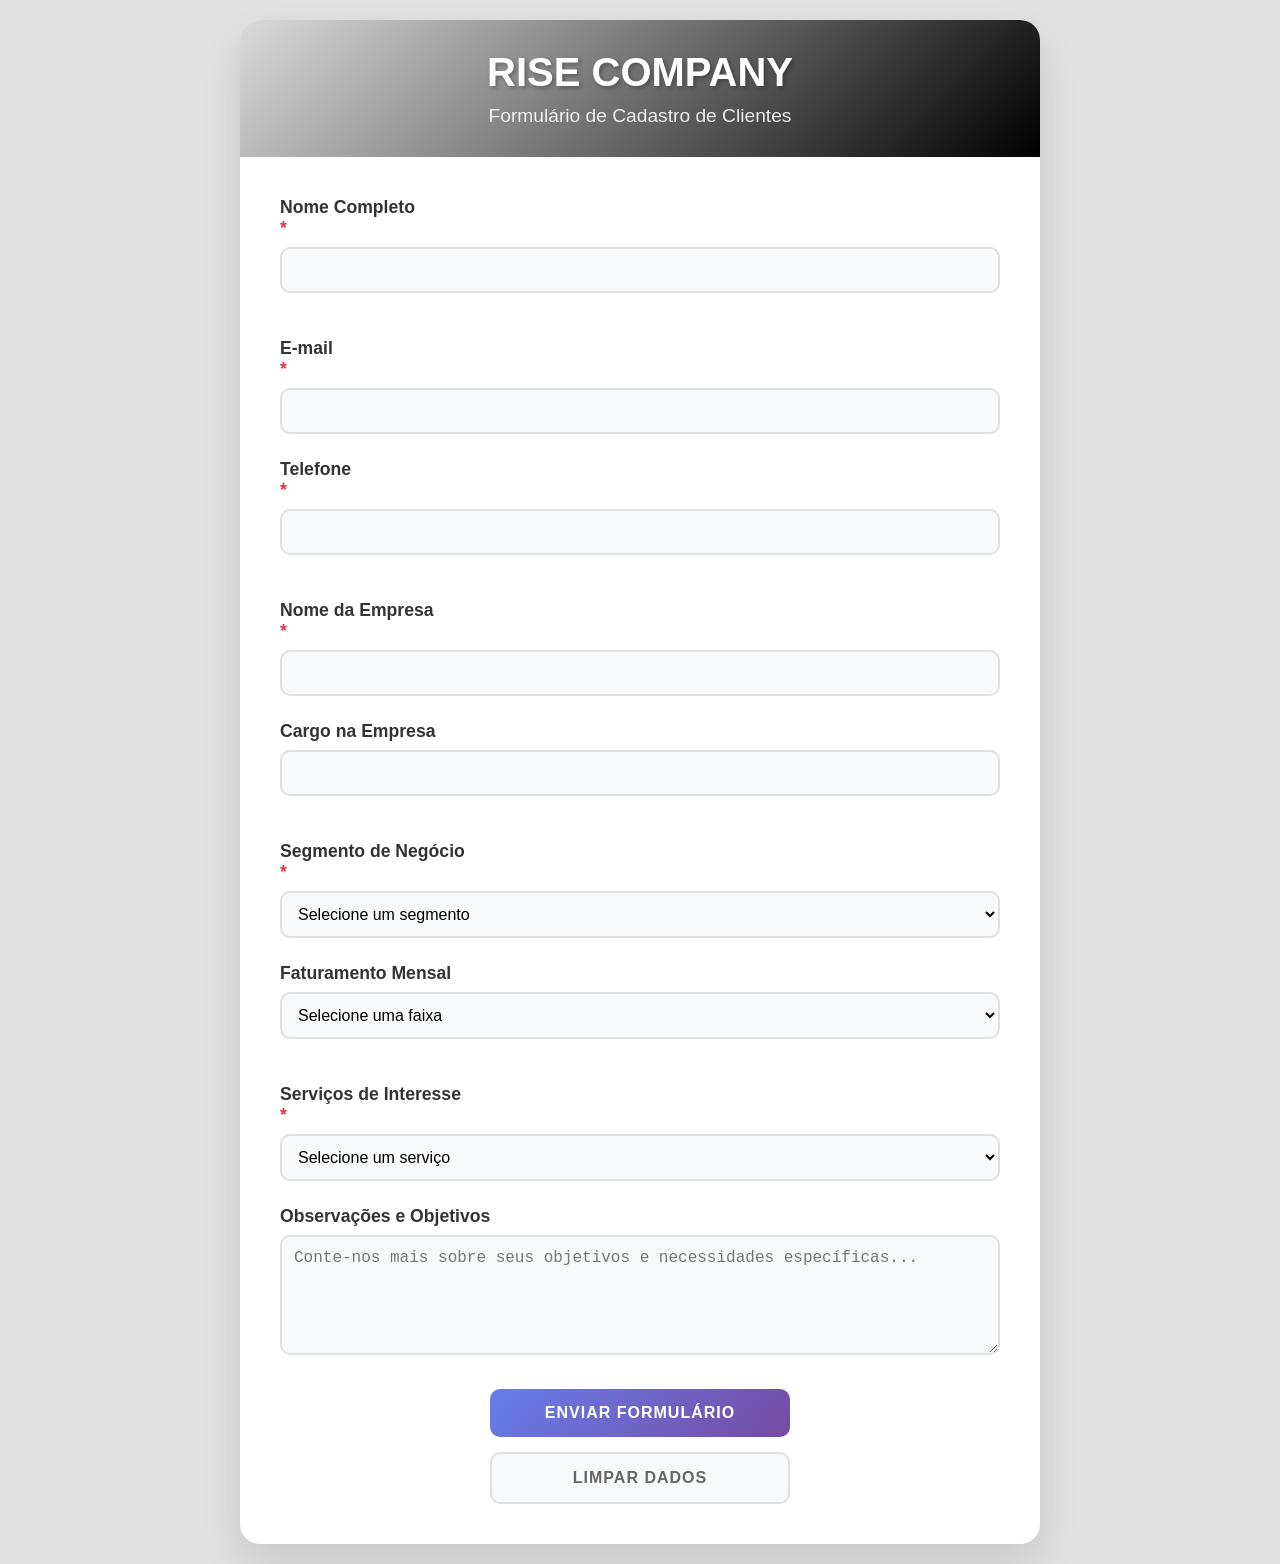
<file: pages/formulariopage.html>
<!DOCTYPE html>
<html lang="pt-BR">
<head>
    <meta charset="UTF-8">
    <meta name="viewport" content="width=device-width, initial-scale=1.0">
    <title>Formulário de Clientes - Rise Company</title>
    <link rel="stylesheet" href="../styles/pages-style/formulariopage-style/formpage-style-layoutbody.css">
    <link rel="stylesheet" href="../styles/pages-style/formulariopage-style/formpage-responsivedesign.css">
    <link rel="stylesheet" href="../styles/pages-style/formulariopage-style/keyframes/keyframes-slideIn.css">
    <script src="../scripts/pages-script/formulariopage-script/formpage-script.js" defer></script>
    <link rel="icon" type="image/png" href="../images/formpage-images/favicon.ico">
</head>
<body>
    <section class="container">
        <section class="header">
            <h1>RISE COMPANY</h1>
            <p>Formulário de Cadastro de Clientes</p>
        </section>

        <section class="form-container">
            <form id="clientForm">
                <aside class="form-row">
                    <section class="form-group">
                        <label for="nomeCompleto">Nome Completo <p class="required">*</p></label>
                        <input type="text" id="nomeCompleto" name="nomeCompleto" required>
                    </section>
                    <section class="form-group">
                        <label for="email">E-mail <p class="required">*</p></label>
                        <input type="email" id="email" name="email" required>
                    </section>
                </aside>

                <aside class="form-row">
                    <section class="form-group">
                        <label for="telefone">Telefone <p class="required">*</p></label>
                        <input type="tel" id="telefone" name="telefone" required>
                    </section>
                    <section class="form-group">
                        <label for="empresa">Nome da Empresa <p class="required">*</p></label>
                        <input type="text" id="empresa" name="empresa" required>
                    </section>
                </aside>

                <aside class="form-row">
                    <section class="form-group">
                        <label for="cargo">Cargo na Empresa</label>
                        <input type="text" id="cargo" name="cargo">
                    </section>
                    <section class="form-group">
                        <label for="segmento">Segmento de Negócio <p class="required">*</p></label>
                        <select id="segmento" name="segmento" required>
                            <option value="">Selecione um segmento</option>
                            <option value="E-commerce">E-commerce</option>
                            <option value="Tecnologia">Tecnologia</option>
                            <option value="Saúde">Saúde</option>
                            <option value="Educação">Educação</option>
                            <option value="Alimentação">Alimentação</option>
                            <option value="Beleza">Beleza</option>
                            <option value="Consultoria">Consultoria</option>
                            <option value="Imobiliário">Imobiliário</option>
                            <option value="Outros">Outros</option>
                        </select>
                    </section>
                </aside>

                <aside class="form-row">
                    <section class="form-group">
                        <label for="faturamento">Faturamento Mensal</label>
                        <select id="faturamento" name="faturamento">
                            <option value="">Selecione uma faixa</option>
                            <option value="Até R$ 50.000">Até R$ 50.000</option>
                            <option value="R$ 50.001 - R$ 100.000">R$ 50.001 - R$ 100.000</option>
                            <option value="R$ 100.001 - R$ 500.000">R$ 100.001 - R$ 500.000</option>
                            <option value="R$ 500.001 - R$ 1.000.000">R$ 500.001 - R$ 1.000.000</option>
                            <option value="Acima de R$ 1.000.000">Acima de R$ 1.000.000</option>
                        </select>
                    </section>
                    <section class="form-group">
                        <label for="servicos">Serviços de Interesse <p class="required">*</p></label>
                        <select id="servicos" name="servicos" required>
                            <option value="">Selecione um serviço</option>
                            <option value="Facebook Ads">Facebook Ads</option>
                            <option value="Google Ads">Google Ads</option>
                            <option value="Site de Alta Conversão">Site de Alta Conversão</option>
                            <option value="Aplicativo Mobile">Aplicativo Mobile</option>
                            <option value="Gestão de Redes Sociais">Gestão de Redes Sociais</option>
                            <option value="Análise de Dados">Análise de Dados</option>
                            <option value="Automação de Vendas">Automação de Vendas</option>
                            <option value="Consultoria Completa">Consultoria Completa</option>
                        </select>
                    </section>
                </aside>

                <section class="form-group">
                    <label for="observacoes">Observações e Objetivos</label>
                    <textarea id="observacoes" name="observacoes" placeholder="Conte-nos mais sobre seus objetivos e necessidades específicas..."></textarea>
                </section>

                <section class="button-group">
                    <button type="submit" class="btn btn-primary">Enviar Formulário</button>
                    <button type="button" class="btn btn-secondary" onclick="limparFormulario()">Limpar Dados</button>
                </section>
            </form>

            <section id="resultContainer" class="result-container">
                <h2>📋 Dados do Cliente Cadastrado</h2>
                <section id="resultContent"></section>
            </section>
        </section>
    </section>
</body>
</html>
</file>
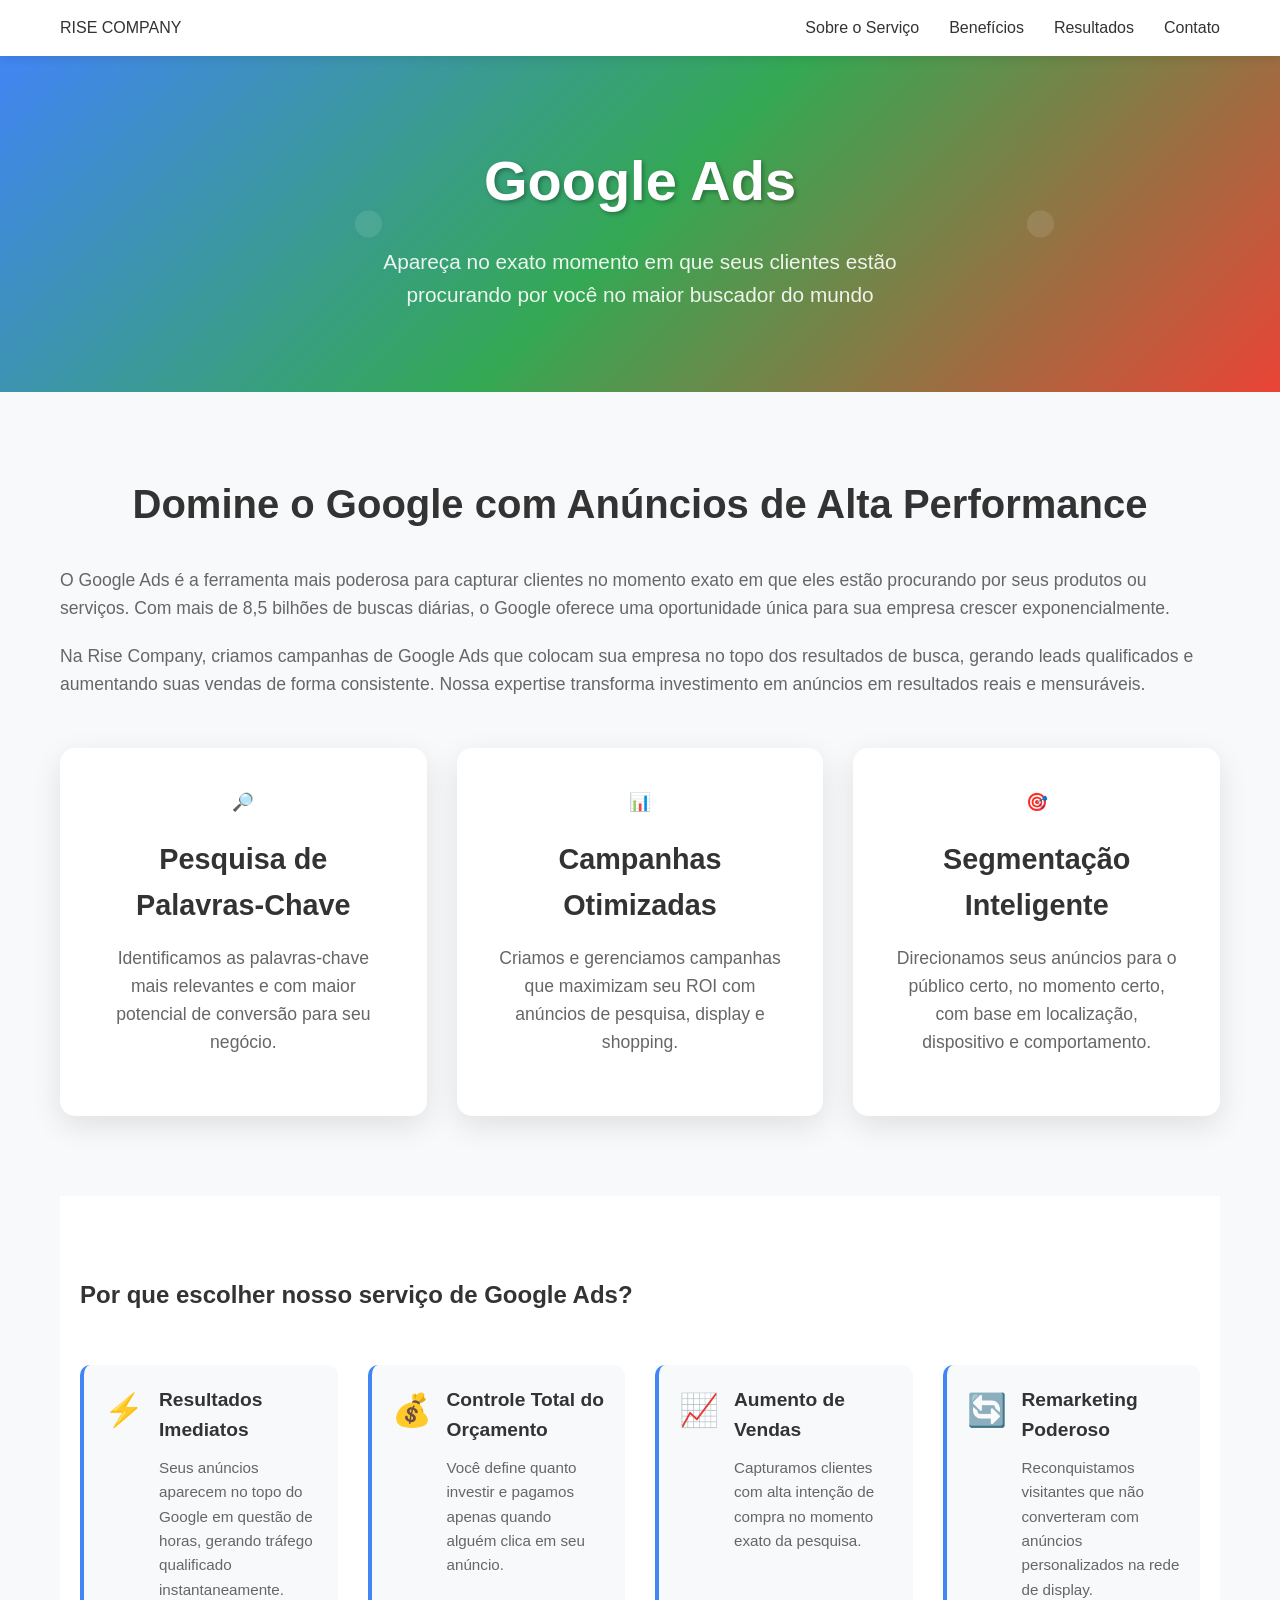
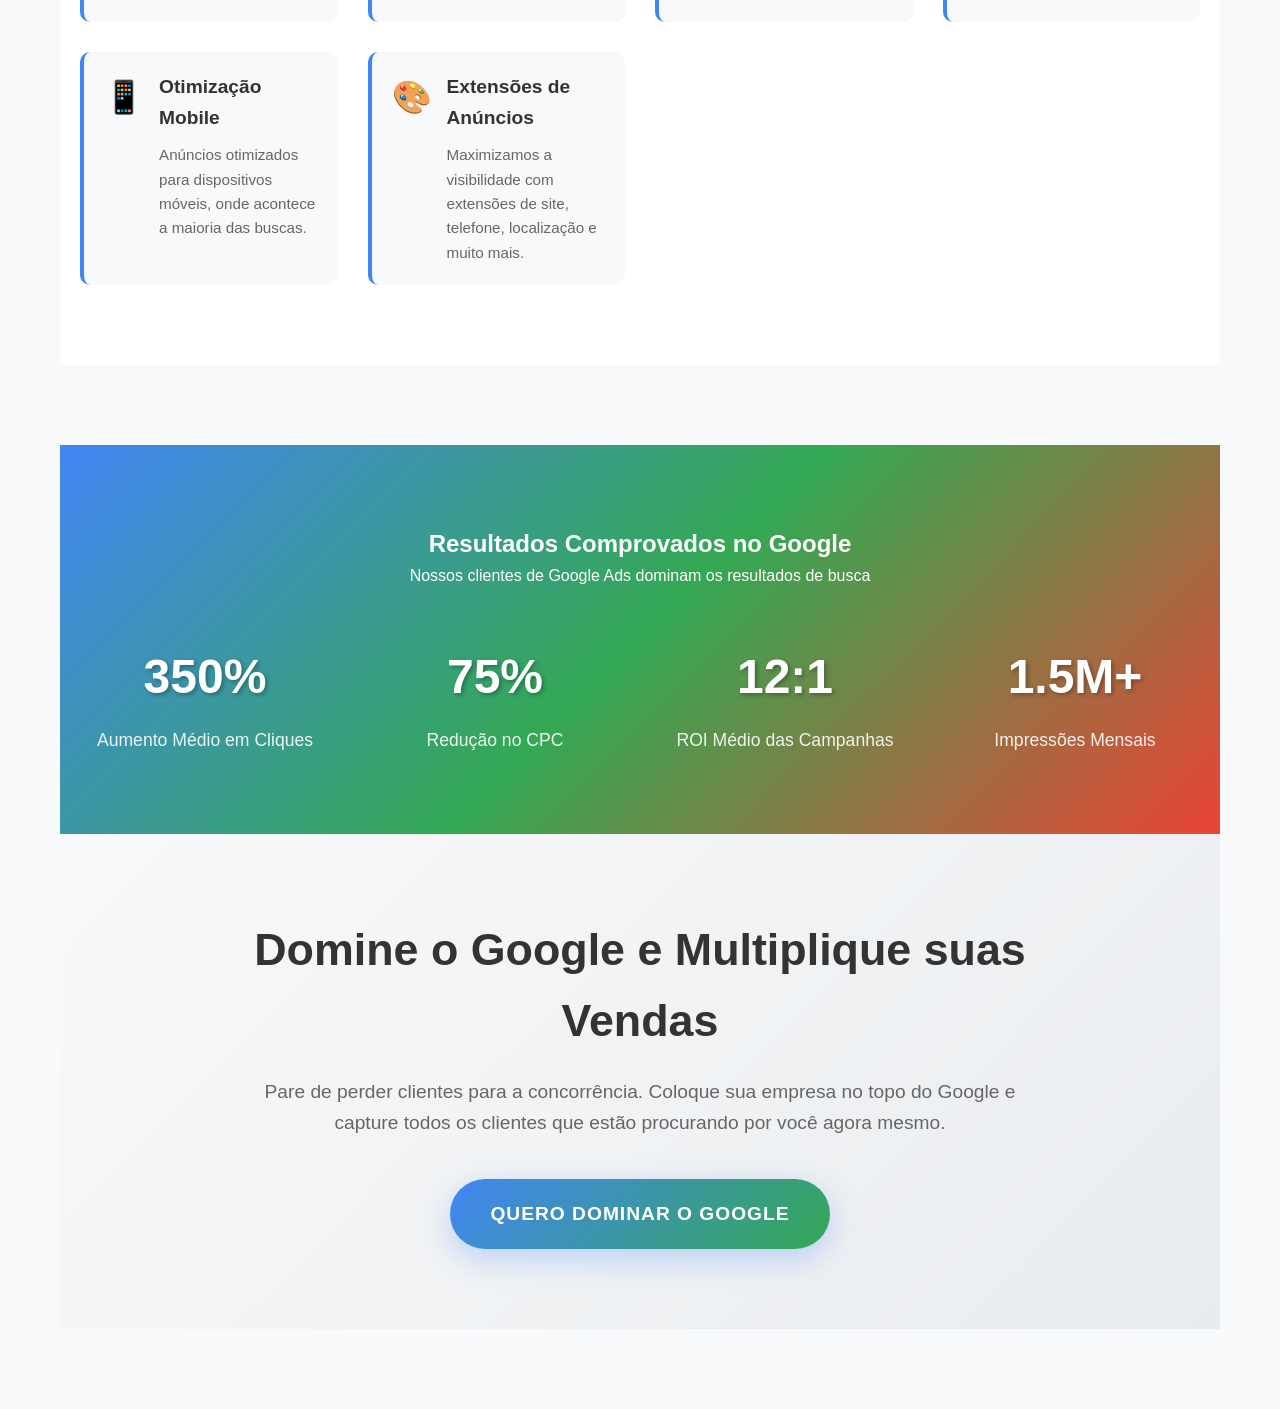
<file: pages/googlepage.html>
<!DOCTYPE html>
<html lang="pt-BR">
<head>
    <meta charset="UTF-8">
    <meta name="viewport" content="width=device-width, initial-scale=1.0">
    <title>Google Ads - Rise Company</title>
    <link rel="stylesheet" href="../styles/pages-style/googlepage-style/ggpage-style-layoutbody.css">
    <link rel="stylesheet" href="../styles/pages-style/googlepage-style/ggpage-responsive.css">
    <link rel="stylesheet" href="../styles/pages-style/googlepage-style/keyframes/keyframe-fadein.css">
    <link rel="stylesheet" href="../styles/pages-style/googlepage-style/keyframes/keyframe-float.css">
    <link rel="stylesheet" href="../styles/pages-style/googlepage-style/keyframes/keyframes-slidein.css">
    <script src="../scripts/pages-script/googlepage-script/ggpage-script.js" defer></script>
    <link rel="icon" type="image/png" href="../images/ggpage-images/favicon.ico">
</head>
<body>
    <nav class="nav">
        <section class="container">
            <aside class="nav-content">
                <p class="logo">RISE COMPANY</p>
                <section class="nav-links">
                    <a href="#sobre">Sobre o Serviço</a>
                    <a href="#beneficios">Benefícios</a>
                    <a href="#resultados">Resultados</a>
                    <a href="#contato">Contato</a>
                </section>
            </aside>
        </section>
    </nav>

    <header class="header">
        <section class="container">
            <article class="header-content">
                <h1>Google Ads</h1>
                <p>Apareça no exato momento em que seus clientes estão procurando por você no maior buscador do mundo</p>
            </article>
        </section>
    </header>

    <main class="main-content">
        <section class="container">
            <aside id="sobre" class="section">
                <h2>Domine o Google com Anúncios de Alta Performance</h2>
                <p>O Google Ads é a ferramenta mais poderosa para capturar clientes no momento exato em que eles estão procurando por seus produtos ou serviços. Com mais de 8,5 bilhões de buscas diárias, o Google oferece uma oportunidade única para sua empresa crescer exponencialmente.</p>
                
                <p>Na Rise Company, criamos campanhas de Google Ads que colocam sua empresa no topo dos resultados de busca, gerando leads qualificados e aumentando suas vendas de forma consistente. Nossa expertise transforma investimento em anúncios em resultados reais e mensuráveis.</p>

                <section class="features-grid">
                    <article class="feature-card">
                        <p class="feature-icon">🔎</p>
                        <h3>Pesquisa de Palavras-Chave</h3>
                        <p>Identificamos as palavras-chave mais relevantes e com maior potencial de conversão para seu negócio.</p>
                    </article>
                    <article class="feature-card">
                        <p class="feature-icon">📊</p>
                        <h3>Campanhas Otimizadas</h3>
                        <p>Criamos e gerenciamos campanhas que maximizam seu ROI com anúncios de pesquisa, display e shopping.</p>
                    </article>
                    <article class="feature-card">
                        <p class="feature-icon">🎯</p>
                        <h3>Segmentação Inteligente</h3>
                        <p>Direcionamos seus anúncios para o público certo, no momento certo, com base em localização, dispositivo e comportamento.</p>
                    </article>
                </section>
            </aside>

            <section id="beneficios" class="benefits">
                <aside class="container">
                    <h2>Por que escolher nosso serviço de Google Ads?</h2>
                    <section class="benefits-list">
                        <article class="benefit-item">
                            <p class="benefit-icon">⚡</p>
                            <section class="benefit-content">
                                <h4>Resultados Imediatos</h4>
                                <p>Seus anúncios aparecem no topo do Google em questão de horas, gerando tráfego qualificado instantaneamente.</p>
                            </section>
                        </article>
                        <article class="benefit-item">
                            <p class="benefit-icon">💰</p>
                            <section class="benefit-content">
                                <h4>Controle Total do Orçamento</h4>
                                <p>Você define quanto investir e pagamos apenas quando alguém clica em seu anúncio.</p>
                            </section>
                        </article>
                        <article class="benefit-item">
                            <p class="benefit-icon">📈</p>
                            <section class="benefit-content">
                                <h4>Aumento de Vendas</h4>
                                <p>Capturamos clientes com alta intenção de compra no momento exato da pesquisa.</p>
                            </section>
                        </article>
                        <article class="benefit-item">
                            <p class="benefit-icon">🔄</p>
                            <section class="benefit-content">
                                <h4>Remarketing Poderoso</h4>
                                <p>Reconquistamos visitantes que não converteram com anúncios personalizados na rede de display.</p>
                            </section>
                        </article>
                        <article class="benefit-item">
                            <p class="benefit-icon">📱</p>
                            <section class="benefit-content">
                                <h4>Otimização Mobile</h4>
                                <p>Anúncios otimizados para dispositivos móveis, onde acontece a maioria das buscas.</p>
                            </section>
                        </article>
                        <article class="benefit-item">
                            <p class="benefit-icon">🎨</p>
                            <section class="benefit-content">
                                <h4>Extensões de Anúncios</h4>
                                <p>Maximizamos a visibilidade com extensões de site, telefone, localização e muito mais.</p>
                            </section>
                        </article>
                    </section>
                </aside>
            </section>

            <section id="resultados" class="stats">
                <aside class="container">
                    <h2>Resultados Comprovados no Google</h2>
                    <p>Nossos clientes de Google Ads dominam os resultados de busca</p>
                    <article class="stats-grid">
                        <section class="stat-item">
                            <p class="stat-number">350%</p>
                            <p class="stat-label">Aumento Médio em Cliques</p>
                        </section>
                        <section class="stat-item">
                            <p class="stat-number">75%</p>
                            <p class="stat-label">Redução no CPC</p>
                        </section>
                        <section class="stat-item">
                            <p class="stat-number">12:1</p>
                            <p class="stat-label">ROI Médio das Campanhas</p>
                        </section>
                        <section class="stat-item">
                            <p class="stat-number">1.5M+</p>
                            <p class="stat-label">Impressões Mensais</p>
                        </section>
                    </article>
                </aside>
            </section>

            <section class="cta-section">
                <article class="container">
                    <section class="cta-content">
                        <h2>Domine o Google e Multiplique suas Vendas</h2>
                        <p>Pare de perder clientes para a concorrência. Coloque sua empresa no topo do Google e capture todos os clientes que estão procurando por você agora mesmo.</p>
                        <a href="#" class="cta-button" onclick="openModal()">Quero Dominar o Google</a>
                    </section>
                </article>
            </section>
        </section>
    </main>

    <section id="modal" class="modal">
        <aside class="modal-content">
            <button class="close-btn" onclick="closeModal()">&times;</button>
            <h2>Solicite uma Proposta de Google Ads</h2>
            <p>Preencha o formulário abaixo e receba uma proposta personalizada em até 24 horas</p>
            
            <form id="googleAdsForm">
                <section class="form-group">
                    <label for="nome">Nome Completo <p class="required">*</p></label>
                    <input type="text" id="nome" name="nome" required>
                </section>
                
                <section class="form-group">
                    <label for="email">E-mail <p class="required">*</p></label>
                    <input type="email" id="email" name="email" required>
                </section>
                
                <section class="form-group">
                    <label for="telefone">Telefone <p class="required">*</p></label>
                    <input type="tel" id="telefone" name="telefone" required>
                </section>
                
                <section class="form-group">
                    <label for="empresa">Nome da Empresa <p class="required">*</p></label>
                    <input type="text" id="empresa" name="empresa" required>
                </section>

                <section class="form-group">
                    <label for="website">Website da Empresa</label>
                    <input type="url" id="website" name="website" placeholder="https://www.suaempresa.com.br">
                </section>
                
                <section class="form-group">
                    <label for="orcamento">Orçamento Mensal para Anúncios <p class="required">*</p></label>
                    <select id="orcamento" name="orcamento" required>
                        <option value="">Selecione uma faixa</option>
                        <option value="R$ 1.000 - R$ 5.000">R$ 1.000 - R$ 5.000</option>
                        <option value="R$ 5.001 - R$ 10.000">R$ 5.001 - R$ 10.000</option>
                        <option value="R$ 10.001 - R$ 25.000">R$ 10.001 - R$ 25.000</option>
                        <option value="R$ 25.001 - R$ 50.000">R$ 25.001 - R$ 50.000</option>
                        <option value="Acima de R$ 50.000">Acima de R$ 50.000</option>
                    </select>
                </section>
                
                <section class="form-group">
                    <label for="objetivo">Principal Objetivo <p class="required">*</p></label>
                    <select id="objetivo" name="objetivo" required>
                        <option value="">Selecione um objetivo</option>
                        <option value="Gerar mais leads">Gerar mais leads</option>
                        <option value="Aumentar vendas online">Aumentar vendas online</option>
                        <option value="Aumentar tráfego qualificado">Aumentar tráfego qualificado</option>
                        <option value="Promover produtos específicos">Promover produtos específicos</option>
                        <option value="Competir com concorrentes">Competir com concorrentes</option>
                        <option value="Expandir para novas regiões">Expandir para novas regiões</option>
                        <option value="Outros">Outros</option>
                    </select>
                </section>

                <section class="form-group">
                    <label for="palavras_chave">Palavras-chave que gostaria de aparecer (opcional)</label>
                    <textarea id="palavras_chave" name="palavras_chave" placeholder="Ex: conserto celular, assistência técnica, reparo smartphone..."></textarea>
                </section>
                
                <section class="form-group">
                    <label for="observacoes">Observações Adicionais</label>
                    <textarea id="observacoes" name="observacoes" placeholder="Conte-nos mais sobre seus objetivos, concorrentes, região de atuação ou qualquer informação relevante..."></textarea>
                </section>
                
                <section class="form-buttons">
                    <button type="submit" class="btn btn-primary">Solicitar Proposta</button>
                    <button type="button" class="btn btn-secondary" onclick="limparFormulario()">Limpar</button>
                </section>
            </form>
            
            <section id="successMessage" class="success-message">
                <strong>✅ Formulário enviado com sucesso!</strong><br>
                Entraremos em contato em até 24 horas com uma proposta personalizada para suas campanhas de Google Ads.
            </section>
        </aside>
    </section>
</body>
</html>
</file>
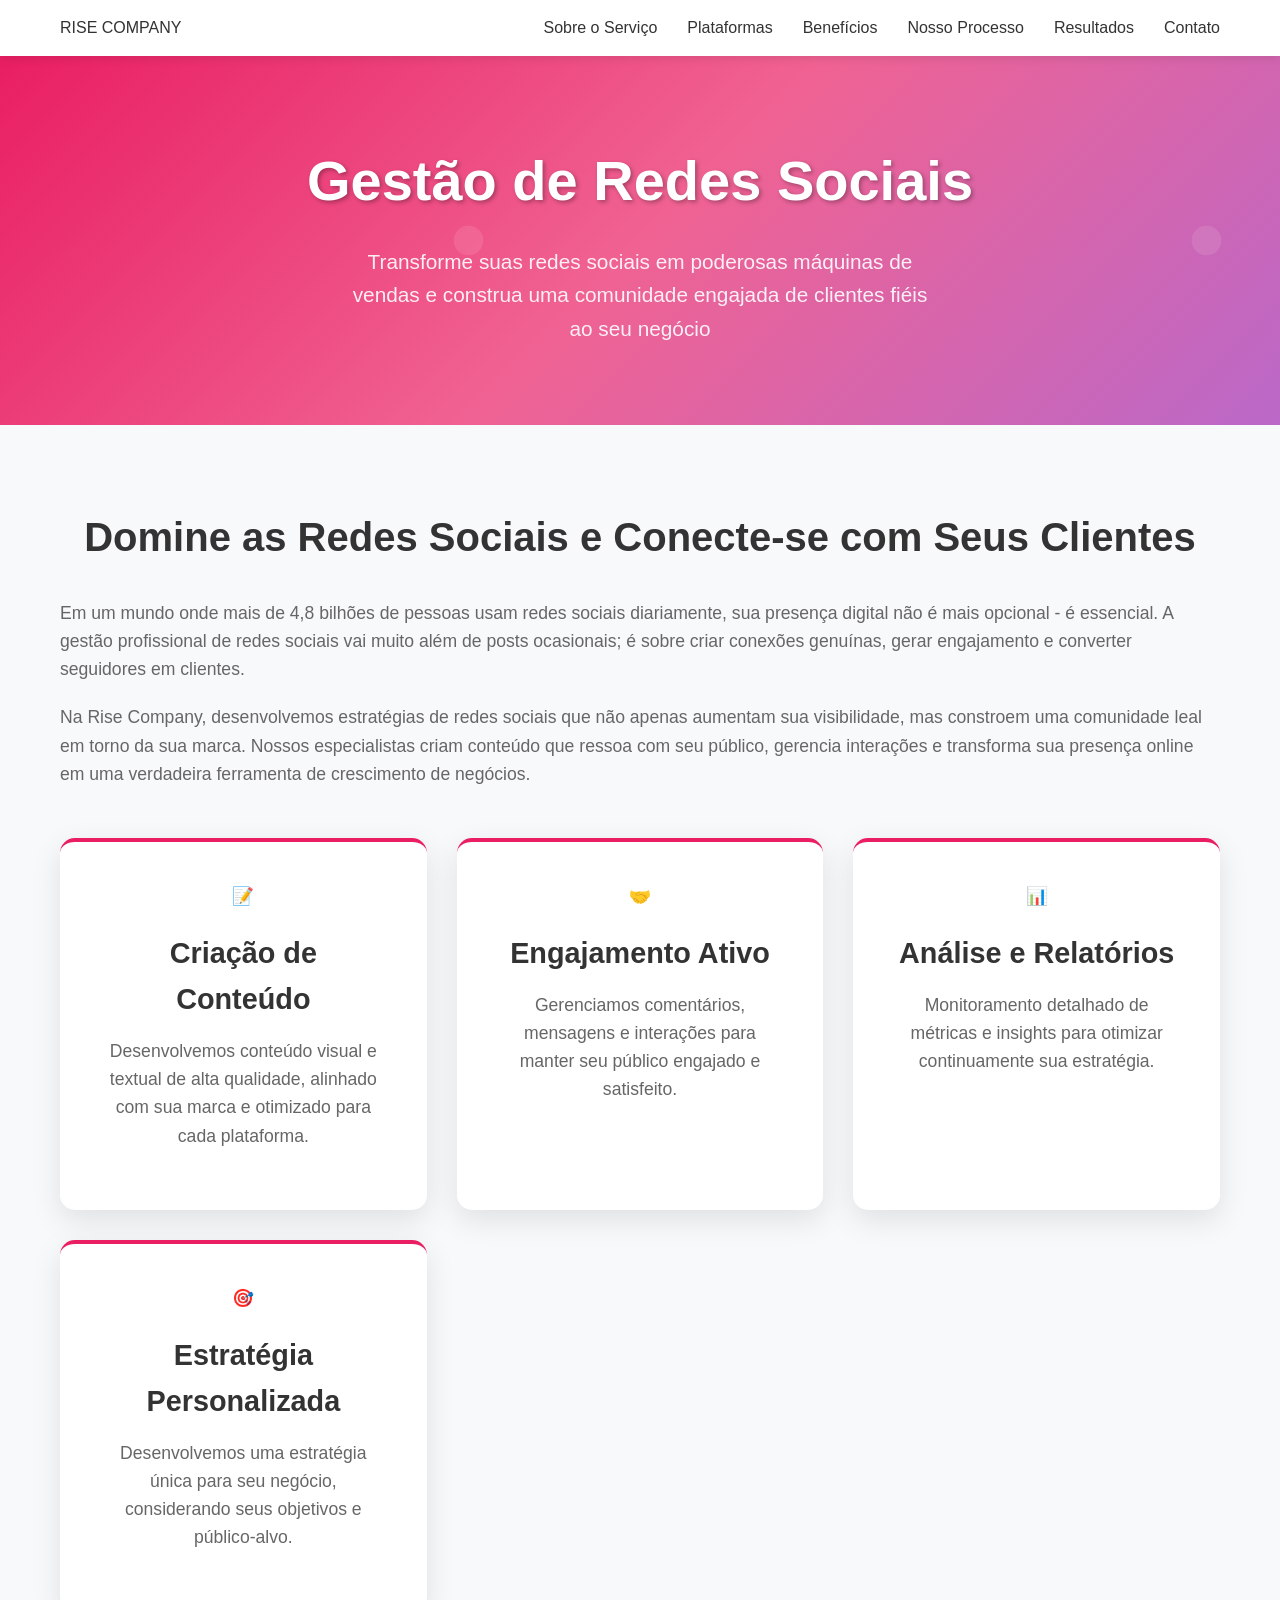
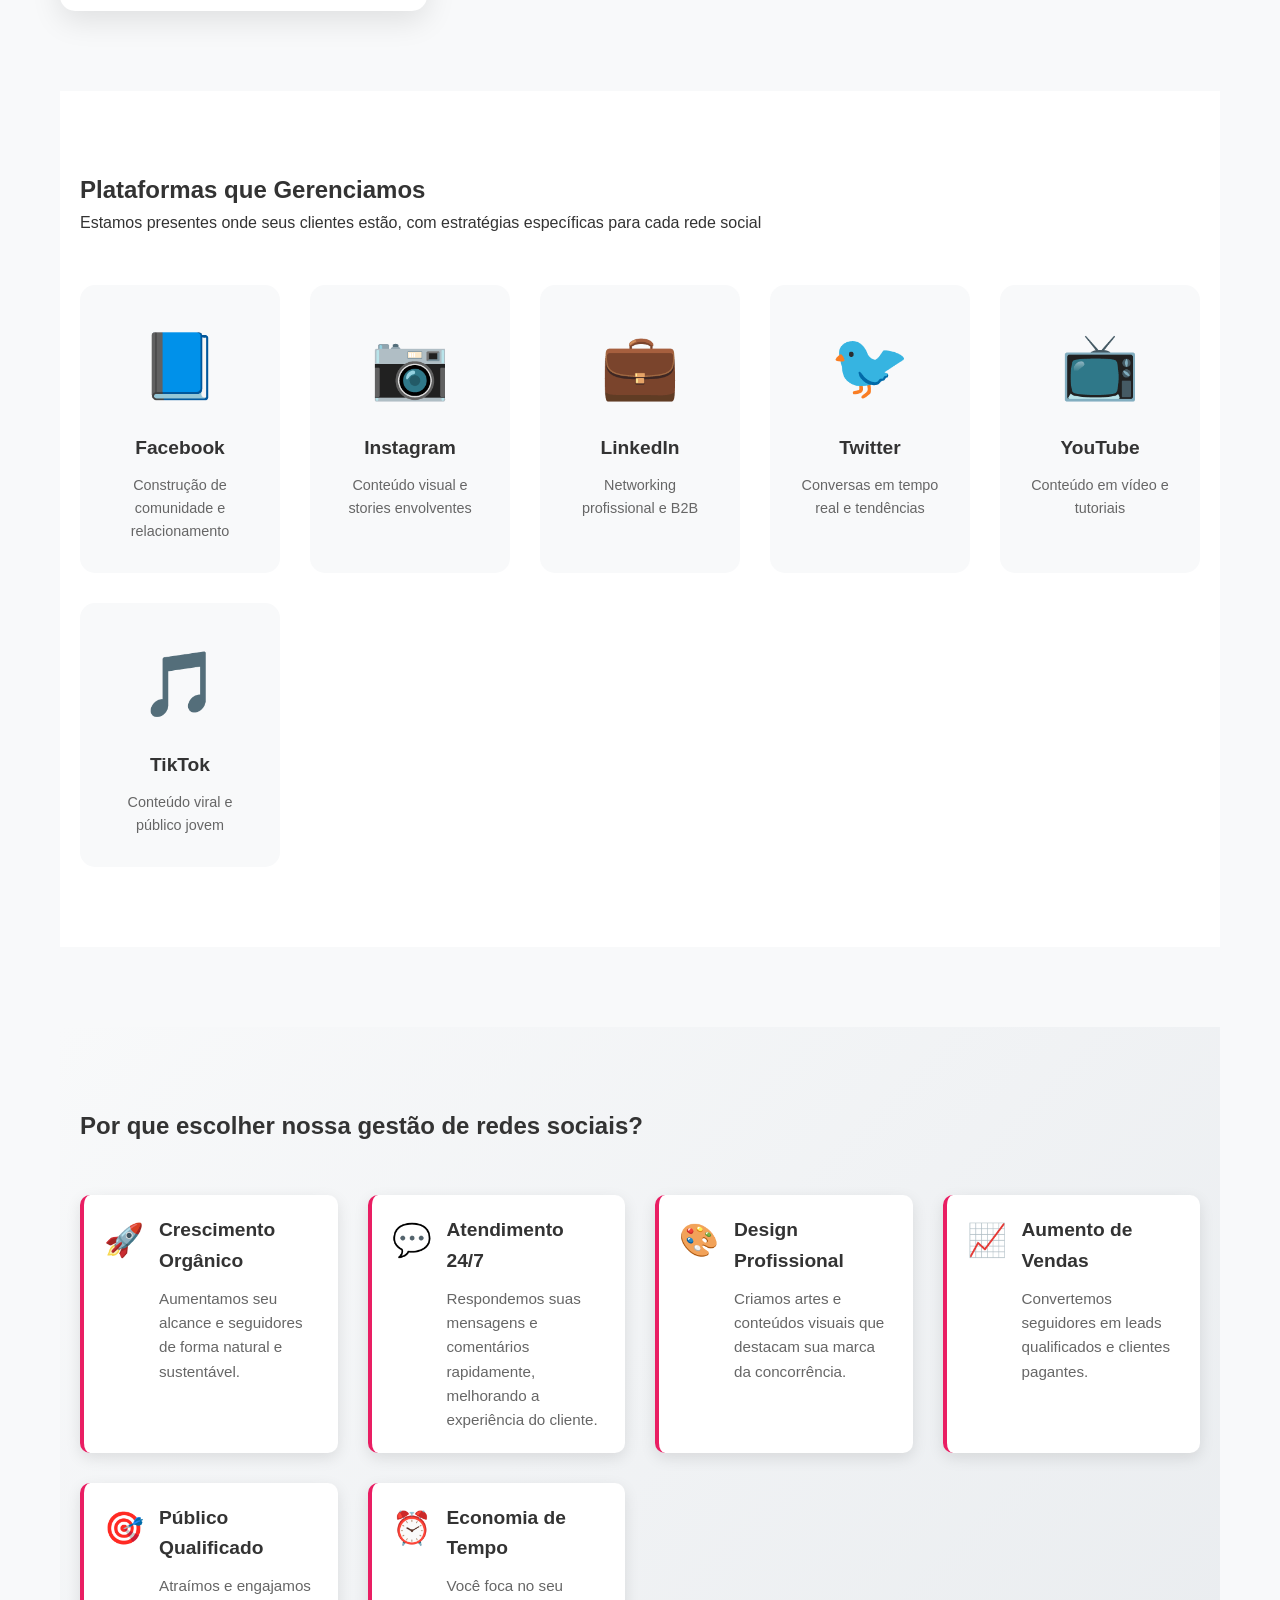
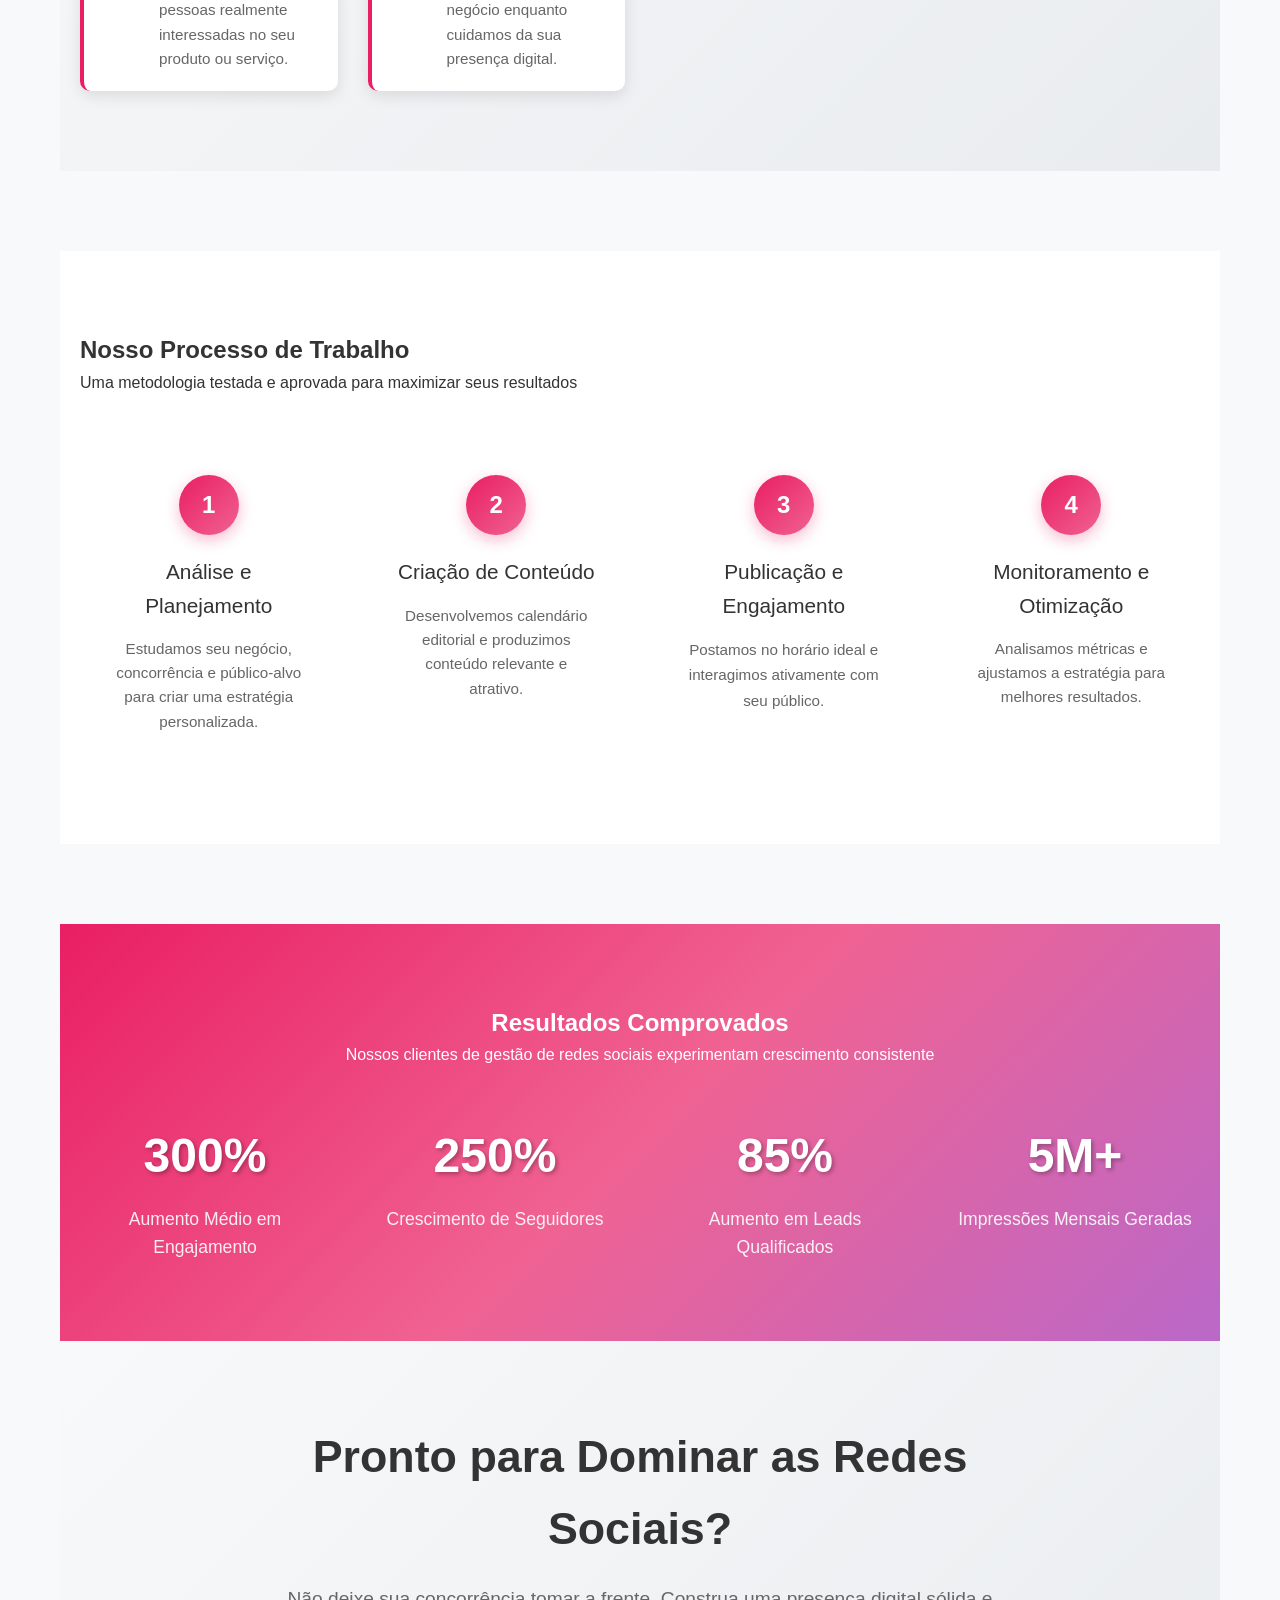
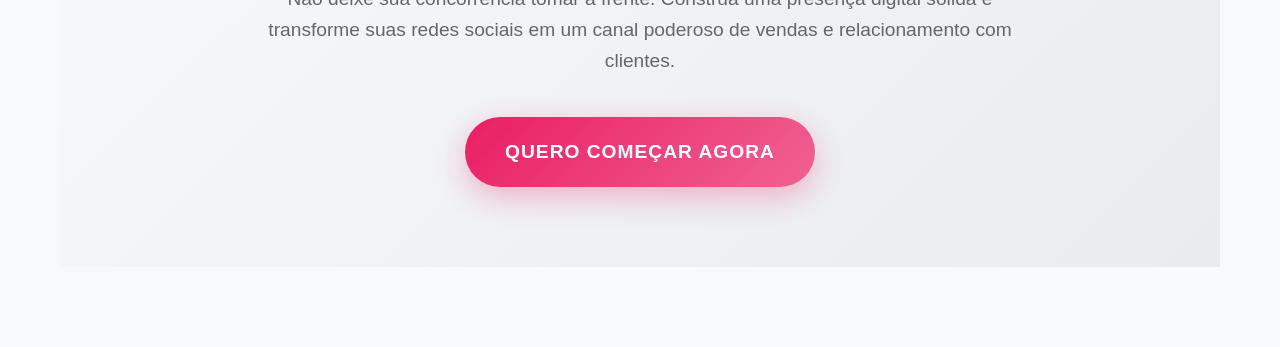
<file: pages/socialmediapage.html>
<!DOCTYPE html>
<html lang="pt-BR">
<head>
    <meta charset="UTF-8">
    <meta name="viewport" content="width=device-width, initial-scale=1.0">
    <title>Gestão de Redes Sociais - Rise Company</title>
    <link rel="stylesheet" href="../styles/pages-style/socialmediapage-style/sclmdpage-style-layoutbody.css">
    <link rel="stylesheet" href="../styles/pages-style/socialmediapage-style/sclmdpage-responsive.css">
    <link rel="stylesheet" href="../styles/pages-style/socialmediapage-style/keyframes/keyframes-bounce.css">
    <link rel="stylesheet" href="../styles/pages-style/socialmediapage-style/keyframes/keyframes-fadein.css">
    <link rel="stylesheet" href="../styles/pages-style/socialmediapage-style/keyframes/keyframes-float.css">
    <link rel="stylesheet" href="../styles/pages-style/socialmediapage-style/keyframes/keyframes-slidein.css">
    <script src="../scripts/pages-script/socialmediapage-script/sclmdpage-script.js" defer></script>
    <link rel="icon" type="image/png" href="../images/sclmdpage-images/favicon.ico">
</head>
<body>
    <nav class="nav">
        <section class="container">
            <aside class="nav-content">
                <p class="logo">RISE COMPANY</p>
                <section class="nav-links">
                    <a href="#sobre">Sobre o Serviço</a>
                    <a href="#plataformas">Plataformas</a>
                    <a href="#beneficios">Benefícios</a>
                    <a href="#processo">Nosso Processo</a>
                    <a href="#resultados">Resultados</a>
                    <a href="#contato">Contato</a>
                </section>
            </aside>
        </section>
    </nav>

    <header class="header">
        <section class="container">
            <article class="header-content">
                <h1>Gestão de Redes Sociais</h1>
                <p>Transforme suas redes sociais em poderosas máquinas de vendas e construa uma comunidade engajada de clientes fiéis ao seu negócio</p>
            </article>
        </section>
    </header>

    <main class="main-content">
        <section class="container">
            <aside id="sobre" class="section">
                <h2>Domine as Redes Sociais e Conecte-se com Seus Clientes</h2>
                <p>Em um mundo onde mais de 4,8 bilhões de pessoas usam redes sociais diariamente, sua presença digital não é mais opcional - é essencial. A gestão profissional de redes sociais vai muito além de posts ocasionais; é sobre criar conexões genuínas, gerar engajamento e converter seguidores em clientes.</p>
                
                <p>Na Rise Company, desenvolvemos estratégias de redes sociais que não apenas aumentam sua visibilidade, mas constroem uma comunidade leal em torno da sua marca. Nossos especialistas criam conteúdo que ressoa com seu público, gerencia interações e transforma sua presença online em uma verdadeira ferramenta de crescimento de negócios.</p>

                <article class="features-grid">
                    <section class="feature-card">
                        <p class="feature-icon">📝</p>
                        <h3>Criação de Conteúdo</h3>
                        <p>Desenvolvemos conteúdo visual e textual de alta qualidade, alinhado com sua marca e otimizado para cada plataforma.</p>
                    </section>
                    <section class="feature-card">
                        <p class="feature-icon">🤝</p>
                        <h3>Engajamento Ativo</h3>
                        <p>Gerenciamos comentários, mensagens e interações para manter seu público engajado e satisfeito.</p>
                    </section>
                    <section class="feature-card">
                        <p class="feature-icon">📊</p>
                        <h3>Análise e Relatórios</h3>
                        <p>Monitoramento detalhado de métricas e insights para otimizar continuamente sua estratégia.</p>
                    </section>
                    <section class="feature-card">
                        <p class="feature-icon">🎯</p>
                        <h3>Estratégia Personalizada</h3>
                        <p>Desenvolvemos uma estratégia única para seu negócio, considerando seus objetivos e público-alvo.</p>
                    </section>
                </article>
            </aside>

            <aside id="plataformas" class="platforms">
                <section class="container">
                    <h2>Plataformas que Gerenciamos</h2>
                    <p>Estamos presentes onde seus clientes estão, com estratégias específicas para cada rede social</p>
                    <article class="platforms-grid">
                        <section class="platform-card">
                            <p class="platform-icon">📘</p>
                            <p class="platform-name">Facebook</p>
                            <p class="platform-description">Construção de comunidade e relacionamento</p>
                        </section>
                        <section class="platform-card">
                            <p class="platform-icon">📷</p>
                            <p class="platform-name">Instagram</p>
                            <p class="platform-description">Conteúdo visual e stories envolventes</p>
                        </section>
                        <section class="platform-card">
                            <p class="platform-icon">💼</p>
                            <p class="platform-name">LinkedIn</p>
                            <p class="platform-description">Networking profissional e B2B</p>
                        </section>
                        <section class="platform-card">
                            <p class="platform-icon">🐦</p>
                            <p class="platform-name">Twitter</p>
                            <p class="platform-description">Conversas em tempo real e tendências</p>
                        </section>
                        <section class="platform-card">
                            <p class="platform-icon">📺</p>
                            <p class="platform-name">YouTube</p>
                            <p class="platform-description">Conteúdo em vídeo e tutoriais</p>
                        </section>
                        <section class="platform-card">
                            <p class="platform-icon">🎵</p>
                            <p class="platform-name">TikTok</p>
                            <p class="platform-description">Conteúdo viral e público jovem</p>
                        </section>
                    </article>
                </section>
            </aside>

            <section id="beneficios" class="benefits">
                <aside class="container">
                    <h2>Por que escolher nossa gestão de redes sociais?</h2>
                    <section class="benefits-list">
                        <article class="benefit-item">
                            <p class="benefit-icon">🚀</p>
                            <section class="benefit-content">
                                <h4>Crescimento Orgânico</h4>
                                <p>Aumentamos seu alcance e seguidores de forma natural e sustentável.</p>
                            </section>
                        </article>
                        <article class="benefit-item">
                            <p class="benefit-icon">💬</p>
                            <section class="benefit-content">
                                <h4>Atendimento 24/7</h4>
                                <p>Respondemos suas mensagens e comentários rapidamente, melhorando a experiência do cliente.</p>
                            </section>
                        </article>
                        <article class="benefit-item">
                            <p class="benefit-icon">🎨</p>
                            <section class="benefit-content">
                                <h4>Design Profissional</h4>
                                <p>Criamos artes e conteúdos visuais que destacam sua marca da concorrência.</p>
                            </section>
                        </article>
                        <article class="benefit-item">
                            <p class="benefit-icon">📈</p>
                            <section class="benefit-content">
                                <h4>Aumento de Vendas</h4>
                                <p>Convertemos seguidores em leads qualificados e clientes pagantes.</p>
                            </section>
                        </article>
                        <article class="benefit-item">
                            <p class="benefit-icon">🎯</p>
                            <section class="benefit-content">
                                <h4>Público Qualificado</h4>
                                <p>Atraímos e engajamos pessoas realmente interessadas no seu produto ou serviço.</p>
                            </section>
                        </article>
                        <article class="benefit-item">
                            <p class="benefit-icon">⏰</p>
                            <section class="benefit-content">
                                <h4>Economia de Tempo</h4>
                                <p>Você foca no seu negócio enquanto cuidamos da sua presença digital.</p>
                            </section>
                        </article>
                    </section>
                </aside>
            </section>

            <section id="processo" class="process">
                <aside class="container">
                    <h2>Nosso Processo de Trabalho</h2>
                    <p>Uma metodologia testada e aprovada para maximizar seus resultados</p>
                    <section class="process-steps">
                        <article class="process-step">
                            <p class="step-number">1</p>
                            <p class="step-title">Análise e Planejamento</p>
                            <p class="step-description">Estudamos seu negócio, concorrência e público-alvo para criar uma estratégia personalizada.</p>
                        </article>
                        <article class="process-step">
                            <p class="step-number">2</p>
                            <p class="step-title">Criação de Conteúdo</p>
                            <p class="step-description">Desenvolvemos calendário editorial e produzimos conteúdo relevante e atrativo.</p>
                        </article>
                        <article class="process-step">
                            <p class="step-number">3</p>
                            <p class="step-title">Publicação e Engajamento</p>
                            <divp class="step-description">Postamos no horário ideal e interagimos ativamente com seu público.</p>
                        </article>
                        <article class="process-step">
                            <p class="step-number">4</p>
                            <p class="step-title">Monitoramento e Otimização</p>
                            <p class="step-description">Analisamos métricas e ajustamos a estratégia para melhores resultados.</p>
                        </article>
                    </section>
                </aside>
            </section>

            <section id="resultados" class="stats">
                <aside class="container">
                    <h2>Resultados Comprovados</h2>
                    <p>Nossos clientes de gestão de redes sociais experimentam crescimento consistente</p>
                    <article class="stats-grid">
                        <section class="stat-item">
                            <p class="stat-number">300%</p>
                            <p class="stat-label">Aumento Médio em Engajamento</p>
                        </section>
                        <section class="stat-item">
                            <p class="stat-number">250%</p>
                            <p class="stat-label">Crescimento de Seguidores</p>
                        </section>
                        <section class="stat-item">
                            <p class="stat-number">85%</p>
                            <p class="stat-label">Aumento em Leads Qualificados</p>
                        </section>
                        <section class="stat-item">
                            <p class="stat-number">5M+</p>
                            <p class="stat-label">Impressões Mensais Geradas</p>
                        </section>
                    </article>
                </aside>
            </section>

            <section class="cta-section">
                <article class="container">
                    <section class="cta-content">
                        <h2>Pronto para Dominar as Redes Sociais?</h2>
                        <p>Não deixe sua concorrência tomar a frente. Construa uma presença digital sólida e transforme suas redes sociais em um canal poderoso de vendas e relacionamento com clientes.</p>
                        <a href="#" class="cta-button" onclick="openModal()">Quero Começar Agora</a>
                    </section>
                </article>
            </section>
        </section>
    </main>

    <section id="modal" class="modal">
        <aside class="modal-content">
            <button class="close-btn" onclick="closeModal()">&times;</button>
            <h2>Solicite uma Proposta de Gestão de Redes Sociais</h2>
            <p>Preencha o formulário abaixo e receba uma proposta personalizada em até 24 horas</p>
            
            <form id="redesSociaisForm">
                <section class="form-group">
                    <label for="nome">Nome Completo <p class="required">*</p></label>
                    <input type="text" id="nome" name="nome" required>
                </section>
                
                <section class="form-group">
                    <label for="email">E-mail <p class="required">*</p></label>
                    <input type="email" id="email" name="email" required>
                </section>
                
                <section class="form-group">
                    <label for="telefone">Telefone <p class="required">*</p></label>
                    <input type="tel" id="telefone" name="telefone" required>
                </section>
                
                <section class="form-group">
                    <label for="empresa">Nome da Empresa <p class="required">*</p></label>
                    <input type="text" id="empresa" name="empresa" required>
                </section>

                <section class="form-group">
                    <label for="segmento">Segmento do Negócio <p class="required">*</p></label>
                    <select id="segmento" name="segmento" required>
                        <option value="">Selecione um segmento</option>
                        <option value="E-commerce">E-commerce</option>
                        <option value="Serviços">Serviços</option>
                        <option value="Restaurante/Alimentação">Restaurante/Alimentação</option>
                        <option value="Beleza e Estética">Beleza e Estética</option>
                        <option value="Saúde e Bem-estar">Saúde e Bem-estar</option>
                        <option value="Outros">Outros</option>
                    </select>
                </section>
                
                <section class="form-group">
                    <label for="observacoes">Observações Adicionais</label>
                    <textarea id="observacoes" name="observacoes" placeholder="Conte-nos mais sobre seus objetivos, público-alvo ou qualquer informação relevante..."></textarea>
                </section>
                
                <section class="form-buttons">
                    <button type="submit" class="btn btn-primary">Solicitar Proposta</button>
                    <button type="button" class="btn btn-secondary" onclick="limparFormulario()">Limpar</button>
                </section>
            </form>
            
            <section id="successMessage" class="success-message">
                <strong>✅ Formulário enviado com sucesso!</strong><br>
                Entraremos em contato em até 24 horas com uma proposta personalizada para gestão de suas redes sociais.
            </section>
        </aside>
    </section>
</body>
</html>
</file>
<file: styles/index-style/index-style-body.css>
* {
            margin: 0;
            padding: 0;
            box-sizing: border-box;
        }

        body {
            font-family: 'Segoe UI', Tahoma, Geneva, Verdana, sans-serif;
            line-height: 1.6;
            color: #333;
            background-color: white;
            min-height: 100vh;
        }

        .container {
            max-width: 1200px;
            margin: 0 auto;
            padding: 20px;
        }
</file>
<file: styles/index-style/index-style-header.css>
header {
            background: linear-gradient(135deg, #dbba00 0%, #92811f 100%);
            backdrop-filter: blur(20px);
            border-radius: 20px;
            padding: 40px 20px;
            margin-bottom: 30px;
            box-shadow: 0 10px 30px rgba(191, 181, 0, 0.5);
            text-align: center;
            position: relative;
        }

        .logo {
            top: 20px;
            text-align: center;
            font-size: 18px;
            font-weight: bold;
            color: #333;
        }

        .header-content {
            display: flex;
            flex-direction: column;
            align-items: center;
            gap: 20px;
        }

        .header-content h1 {
            font-size: 4rem;
            margin-bottom: 10px;
            text-shadow: 2px 2px 4px rgba(0, 0, 0, 0.3);
        }

        .header-content img {
            border-radius: 15px;
            box-shadow: 0 5px 15px rgba(0, 0, 0, 0.2);
        }

        .subtitle {
            font-family: 'Trebuchet MS', 'Lucida Sans Unicode', 'Lucida Grande', 'Lucida Sans', Arial, sans-serif;
            font-size: 30px;
            font-style: bold;
            opacity: 0.9;
            max-width: 600px;
            margin: 0 auto;
        }

        .hamburger-btn {
            position: absolute;
            top: 20px;
            right: 20px;
            width: 50px;
            height: 50px;
            background: rgba(255,255,255,0.2);
            border: none;
            border-radius: 10px;
            cursor: pointer;
            display: flex;
            flex-direction: column;
            justify-content: center;
            align-items: center;
            gap: 5px;
            transition: all 0.3s ease;
            z-index: 1001;
        }

        .hamburger-btn:hover {
            background: rgba(255,255,255,0.3);
            transform: scale(1.05);
        }

        .hamburger-line {
            width: 25px;
            height: 3px;
            background: #2c3e50;
            border-radius: 2px;
            transition: all 0.3s ease;
        }

        .hamburger-btn.active .hamburger-line:nth-child(1) {
            transform: rotate(45deg) translate(6px, 6px);
        }

        .hamburger-btn.active .hamburger-line:nth-child(2) {
            opacity: 0;
        }

        .hamburger-btn.active .hamburger-line:nth-child(3) {
            transform: rotate(-45deg) translate(6px, -6px);
        }

        .dropdown-menu {
            position: absolute;
            top: 80px;
            right: 20px;
            background: white;
            min-width: 280px;
            border-radius: 15px;
            box-shadow: 0 20px 40px rgba(0,0,0,0.2);
            opacity: 0;
            visibility: hidden;
            transform: translateY(-20px);
            transition: all 0.3s ease;
            z-index: 1000;
            overflow: hidden;
        }

        .dropdown-menu.active {
            opacity: 1;
            visibility: visible;
            transform: translateY(0);
        }

        .menu-item {
            display: block;
            padding: 15px 20px;
            color: #2c3e50;
            text-decoration: none;
            font-weight: 500;
            transition: all 0.3s ease;
            border-bottom: 1px solid #f1f2f6;
            position: relative;
        }

        .menu-item:last-child {
            border-bottom: none;
        }

        .menu-item:hover {
            background: #f8f9fa;
            color: #e67e22;
            padding-left: 30px;
        }

        .menu-item::before {
            content: '';
            position: absolute;
            left: 0;
            top: 0;
            bottom: 0;
            width: 4px;
            background: #e67e22;
            opacity: 0;
            transition: opacity 0.3s ease;
        }

        .menu-item:hover::before {
            opacity: 1;
        }

        .submenu {
            max-height: 0;
            overflow: hidden;
            background: #f8f9fa;
            transition: max-height 0.3s ease;
        }

        .submenu.active {
            max-height: 300px;
        }

        .submenu-item {
            display: block;
            padding: 12px 20px 12px 40px;
            color: #555;
            text-decoration: none;
            font-size: 0.9em;
            transition: all 0.3s ease;
            border-bottom: 1px solid #e9ecef;
        }

        .submenu-item:hover {
            background: #e9ecef;
            color: #e67e22;
            padding-left: 50px;
        }
</file>
<file: styles/index-style/index-style-main.css>
main {
            background: linear-gradient(135deg, #dbba00 0%, #92811f 100%);
            backdrop-filter: blur(10px);
            border-radius: 20px;
            padding: 40px;
            box-shadow: 0 10px 30px rgba(191, 181, 0, 0.5);
        }

        .hero-image {
            width: 100%;
            min-height: 500px;
            background: linear-gradient(45deg, #667eea, #764ba2);
            border-radius: 15px;
            display: flex;
            align-items: center;
            justify-content: center;
            margin-bottom: 30px;
            position: relative;
            overflow: hidden;
            padding: 40px 20px;
        }

        .hero-image::before {
            content: '';
            position: absolute;
            top: -50%;
            left: -50%;
            width: 200%;
            height: 200%;
            background: repeating-linear-gradient(
                45deg,
                transparent,
                transparent 10px,
                rgba(255, 255, 255, 0.1) 10px,
                rgba(255, 255, 255, 0.1) 20px
            );
            animation: slide 20s linear infinite;
        }
</file>
<file: styles/index-style/keyframes/keyframe-gradientshift.css>
@keyframes gradientShift {
            0%, 100% { background-position: 0% 50%; }
            50% { background-position: 100% 50%; }
        }

        .footer-container {
            max-width: 1200px;
            margin: 0 auto;
            padding: 0 20px;
            display: grid;
            grid-template-columns: repeat(auto-fit, minmax(250px, 1fr));
            gap: 40px;
            margin-bottom: 40px;
        }

        .footer-section h3 {
            font-size: 1.5rem;
            margin-bottom: 20px;
            color: #667eea;
            position: relative;
            padding-bottom: 10px;
        }

        .footer-section h3::after {
            content: '';
            position: absolute;
            bottom: 0;
            left: 0;
            width: 50px;
            height: 2px;
            background: linear-gradient(90deg, #667eea, #764ba2);
            border-radius: 2px;
        }

        .footer-section p {
            line-height: 1.6;
            color: #bdc3c7;
            margin-bottom: 15px;
        }

        .footer-section ul {
            list-style: none;
        }

        .footer-section ul li {
            margin-bottom: 12px;
            padding-left: 20px;
            position: relative;
            transition: all 0.3s ease;
        }

        .footer-section ul li::before {
            content: '▶';
            position: absolute;
            left: 0;
            color: #667eea;
            font-size: 0.8rem;
            transition: transform 0.3s ease;
        }

        .footer-section ul li:hover::before {
            transform: translateX(5px);
        }

        .footer-section ul li a {
            color: #bdc3c7;
            text-decoration: none;
            transition: color 0.3s ease;
        }

        .footer-section ul li a:hover {
            color: #667eea;
        }

        .social-links {
            display: flex;
            gap: 15px;
            margin-top: 20px;
        }

        .social-link {
            display: flex;
            align-items: center;
            justify-content: center;
            width: 45px;
            height: 45px;
            background: rgba(255, 255, 255, 0.1);
            border-radius: 50%;
            color: white;
            text-decoration: none;
            font-size: 1.2rem;
            transition: all 0.3s ease;
            backdrop-filter: blur(10px);
        }

        .social-link:hover {
            background: #667eea;
            transform: translateY(-3px);
            box-shadow: 0 5px 15px rgba(102, 126, 234, 0.4);
        }

        .contact-info {
            display: flex;
            align-items: center;
            margin-bottom: 15px;
            padding: 10px;
            background: rgba(255, 255, 255, 0.05);
            border-radius: 8px;
            transition: background 0.3s ease;
        }

        .contact-info:hover {
            background: rgba(255, 255, 255, 0.1);
        }

        .contact-info .icon {
            margin-right: 12px;
            color: #667eea;
            font-size: 1.1rem;
            width: 20px;
        }

        .newsletter {
            background: rgba(255, 255, 255, 0.05);
            padding: 25px;
            border-radius: 15px;
            margin-top: 20px;
        }

        .newsletter h4 {
            color: #667eea;
            margin-bottom: 15px;
            font-size: 1.2rem;
        }

        .newsletter-form {
            display: flex;
            gap: 10px;
            margin-top: 15px;
        }

        .newsletter-input {
            flex: 1;
            padding: 12px;
            border: 2px solid rgba(255, 255, 255, 0.1);
            border-radius: 8px;
            background: rgba(255, 255, 255, 0.1);
            color: white;
            font-size: 1rem;
            transition: border-color 0.3s ease;
        }

        .newsletter-input::placeholder {
            color: rgba(255, 255, 255, 0.6);
        }

        .newsletter-input:focus {
            outline: none;
            border-color: #667eea;
        }

        .newsletter-btn {
            padding: 12px 20px;
            background: linear-gradient(135deg, #667eea, #764ba2);
            border: none;
            border-radius: 8px;
            color: white;
            font-weight: bold;
            cursor: pointer;
            transition: transform 0.3s ease;
        }

        .newsletter-btn:hover {
            transform: translateY(-2px);
        }

        .footer-bottom {
            border-top: 1px solid rgba(255, 255, 255, 0.1);
            padding-top: 30px;
            display: flex;
            justify-content: space-between;
            align-items: center;
            flex-wrap: wrap;
            gap: 15px;
        }

        .footer-logo {
            font-size: 1.8rem;
            font-weight: bold;
            background: linear-gradient(135deg, #667eea, #764ba2);
            -webkit-background-clip: text;
            -webkit-text-fill-color: transparent;
            background-clip: text;
        }

        .footer-links {
            display: flex;
            gap: 30px;
            flex-wrap: wrap;
        }

        .footer-links a {
            color: #bdc3c7;
            text-decoration: none;
            transition: color 0.3s ease;
        }

        .footer-links a:hover {
            color: #667eea;
        }

        .copyright {
            color: #7f8c8d;
            font-size: 0.9rem;
            width: 100%;
            text-align: center;
            margin-top: 20px;
        }
</file>
<file: styles/index-style/keyframes/keyframe-shimmer.css>
@keyframes shimmer {
            0% { transform: rotate(0deg); }
            100% { transform: rotate(360deg); }
        }

        .mission-card h3 {
            font-size: 1.8rem;
            margin-bottom: 15px;
            position: relative;
            z-index: 1;
        }

        .mission-card p {
            font-size: 1.1rem;
            line-height: 1.6;
            position: relative;
            z-index: 1;
        }

        .stats {
            display: grid;
            grid-template-columns: repeat(auto-fit, minmax(200px, 1fr));
            gap: 20px;
            margin-bottom: 50px;
        }

        .stat-item {
            background: white;
            padding: 25px;
            border-radius: 10px;
            text-align: center;
            box-shadow: 0 5px 15px rgba(0, 0, 0, 0.1);
            border-top: 3px solid #667eea;
        }

        .stat-number {
            font-size: 2.5rem;
            font-weight: bold;
            color: #667eea;
            margin-bottom: 10px;
        }

        .stat-label {
            color: #666;
            font-size: 1rem;
        }

        .cta-section {
            text-align: center;
            background: linear-gradient(135deg, #667eea 0%, #764ba2 100%);
            color: white;
            padding: 40px;
            border-radius: 15px;
            margin-top: 30px;
        }

        .cta-section h2 {
            font-size: 2rem;
            margin-bottom: 15px;
        }

        .cta-section p {
            font-size: 1.2rem;
            margin-bottom: 25px;
        }

        .cta-button {
            background: white;
            color: #667eea;
            padding: 15px 30px;
            border: none;
            border-radius: 25px;
            font-size: 1.1rem;
            font-weight: bold;
            cursor: pointer;
            transition: transform 0.3s ease;
            text-decoration: none;
            display: inline-block;
        }

        .cta-button:hover {
            transform: scale(1.05);
        }
</file>
<file: styles/index-style/keyframes/keyframe-slide.css>
@keyframes slide {
            0% { transform: translateX(-50px) translateY(-50px); }
            100% { transform: translateX(50px) translateY(50px); }
        }

        .hero-content {
            position: relative;
            z-index: 1;
            text-align: center;
            color: white;
            max-width: 800px;
        }

        .hero-content h2 {
            font-size: 3.5rem;
            margin-bottom: 30px;
            text-shadow: 2px 2px 4px rgba(0, 0, 0, 0.3);
        }

        .hero-content details {
            margin-bottom: 20px;
            background: rgba(255, 255, 255, 0.1);
            border-radius: 10px;
            padding: 15px;
            backdrop-filter: blur(5px);
        }

        .hero-content summary {
            font-size: 1.5rem;
            font-family: 'Trebuchet MS', 'Lucida Sans Unicode', 'Lucida Grande', 'Lucida Sans', Arial, sans-serif;
            cursor: pointer;
            padding: 10px;
            border-radius: 5px;
            transition: background 0.3s ease;
        }

        .hero-content summary:hover {
            background: rgba(255, 255, 255, 0.2);
        }

        .hero-content p {
            font-size: 1.1rem;
            line-height: 1.6;
            margin-top: 15px;
            opacity: 0.9;
        }

        .content-section1 {
            margin-bottom: 40px;
            background-color: #ffffff;
            border-radius: 25px;
            padding: 40px;
        }

        .content-section1 h2 {
            text-align: center;
            color: #000000;
            text-shadow: 2px 2px 4px #e8e8e8;
            margin-bottom: 40px;
            font-size: 3rem;
            border-bottom: #0b003a 3px solid;
            padding-bottom: 10px;
            font-family: Verdana, Geneva, Tahoma, sans-serif;
        }

        .content-section1 details {
            margin-bottom: 30px;
            border-radius: 15px;
            overflow: hidden;
            box-shadow: 0 5px 15px rgba(0, 0, 0, 0.1);
        }

        .content-section1 summary {
            line-height: 1.8;
            font-size: 1.8rem;
            text-align: center;
            font-family: Arial, Helvetica, sans-serif;
            color: #ffffff;
            font-weight: 600;
            padding: 20px;
            background: #000000;
            cursor: pointer;
            transition: all 0.3s ease;
        }

        .content-section1 summary:hover {
            background: linear-gradient(45deg, #667eea, #764ba2);
            transform: translateY(-2px);
            box-shadow: 0 5px 15px rgba(0, 0, 0, 0.2);
        }

        .content-section1 p {
            font-size: 1.5rem;
            color: #000000;
            text-align: center;
            font-family: 'Trebuchet MS', 'Lucida Sans Unicode', 'Lucida Grande', 'Lucida Sans', Arial, sans-serif;
            font-style: italic;
            background: #ffffff;
            padding: 20px;
            line-height: 1.6;
        }

        .content-section2 {
            margin-bottom: 40px;
            background-color: #ffffff;
            border-radius: 25px;
            padding: 40px;
        }

        .content-section2 h2 {
            text-align: center;
            color: #000000;
            font-size: 2.8rem;
            margin-bottom: 30px;
            border-bottom: #0b003a 3px solid;
            padding-bottom: 10px;
        }

        .content-section2 h3 {
            text-align: center;
            color: #333;
            font-size: 2rem;
            margin-bottom: 30px;
        }

        .skills-grid {
            display: grid;
            grid-template-columns: repeat(auto-fit, minmax(300px, 1fr));
            gap: 30px;
            margin-top: 40px;
        }

        .skill-grid {
            background: linear-gradient(135deg, #dbba00 0%, #92811f 100%);
            padding: 30px;
            border-radius: 15px;
            text-align: center;
            box-shadow: 0 5px 15px rgba(0, 0, 0, 0.1);
            transition: transform 0.3s ease;
        }

        .skill-grid:hover {
            transform: translateY(-5px);
        }

        .skill-grid h4 {
            font-size: 1.5rem;
            color: #000;
            margin-bottom: 15px;
            font-weight: bold;
        }

        .skill-grid p {
            color: #333;
            font-size: 1.1rem;
            line-height: 1.5;
        }

        .content-section3 {
            margin-bottom: 40px;
            background: linear-gradient(1000deg, #ffffff 0%, #667eea 100%);
            border-radius: 25px;
            padding: 40px;
        }

        .content-section3 h2 {
            text-align: center;
            color: #000000;
            font-size: 2.7rem;
            margin-bottom: 30px;
            border-bottom: #0b003a 3px solid;
            padding-bottom: 10px;
        }

        .depoimentos-container {
            display: grid;
            grid-template-columns: repeat(auto-fit, minmax(350px, 1fr));
            gap: 30px;
            margin-top: 40px;
        }

        .depoimentos {
            background: linear-gradient(135deg, #f8f9fa 0%, #e9ecef 100%);
            border-radius: 20px;
            padding: 30px;
            box-shadow: 0 8px 25px rgba(0, 0, 0, 0.1);
            transition: all 0.3s ease;
            position: relative;
            overflow: hidden;
        }

        .depoimentos::before {
            content: '';
            position: absolute;
            top: 0;
            left: 0;
            right: 0;
            height: 4px;
            background: linear-gradient(90deg, #dbba00, #92811f);
        }

        .depoimentos:hover {
            transform: translateY(-8px);
            box-shadow: 0 15px 40px rgba(0, 0, 0, 0.15);
        }

        .depoimento-header {
            display: flex;
            align-items: center;
            gap: 20px;
            margin-bottom: 20px;
        }

        .depoimento-avatar {
            width: 80px;
            height: 80px;
            border-radius: 50%;
            object-fit: cover;
            border: 4px solid #dbba00;
            box-shadow: 0 4px 15px rgba(0, 0, 0, 0.1);
        }

        .depoimento-info h3 {
            font-size: 1.5rem;
            color: #2c3e50;
            margin-bottom: 5px;
            font-weight: 600;
        }

        .depoimento-info .cargo {
            color: #7f8c8d;
            font-size: 1rem;
            font-style: italic;
        }

        .depoimento-info .empresa {
            color: #92811f;
            font-size: 1rem;
            font-weight: 500;
            margin-top: 2px;
        }

        .depoimento-texto {
            font-size: 1.1rem;
            line-height: 1.7;
            color: #2c3e50;
            font-style: italic;
            position: relative;
            padding: 20px 0;
        }

        .depoimento-texto::before {
            content: '"';
            font-size: 4rem;
            color: #dbba00;
            position: absolute;
            top: -10px;
            left: -10px;
            font-family: serif;
            opacity: 0.5;
        }

        .depoimento-texto::after {
            content: '"';
            font-size: 4rem;
            color: #dbba00;
            position: absolute;
            bottom: -30px;
            right: -10px;
            font-family: serif;
            opacity: 0.5;
        }

        .stars {
            display: flex;
            gap: 5px;
            margin-top: 15px;
            justify-content: center;
            font-size: 1.5rem;
            color: #ffd700;
            text-shadow: 1px 1px 2px rgba(0, 0, 0, 0.1);
        }

        .depoimento-data {
            text-align: center;
            color: #95a5a6;
            font-size: 0.9rem;
            margin-top: 15px;
            font-style: italic;
        }

        .header {
            text-align: center;
            margin-bottom: 50px;
            position: relative;
            color: #e8e8e8;
        }

        .header::before {
            content: '';
            position: absolute;
            top: -10px;
            left: 50%;
            transform: translateX(-50%);
            width: 80px;
            height: 4px;
            background: linear-gradient(90deg, #667eea, #764ba2);
            border-radius: 2px;
        }

        .header h1 {
            font-size: 3rem;
            color: #2c3e50;
            margin-bottom: 10px;
            text-shadow: 2px 2px 4px rgba(0, 0, 0, 0.1);
        }

        .header .subtitle {
            font-size: 1.2rem;
            color: #666;
            font-style: italic;
        }

        .header {
            background-color: #e8e8e8;
        }

        .content-grid {
            display: grid;
            grid-template-columns: repeat(auto-fit, minmax(300px, 1fr));
            gap: 30px;
            margin-bottom: 50px;
        }

        .content-card {
            background: white;
            padding: 30px;
            border-radius: 15px;
            box-shadow: 0 10px 30px rgba(0, 0, 0, 0.1);
            transition: transform 0.3s ease, box-shadow 0.3s ease;
            border-left: 5px solid #667eea;
        }

        .content-card:hover {
            transform: translateY(-5px);
            box-shadow: 0 15px 40px rgba(0, 0, 0, 0.15);
        }

        .content-card h2 {
            color: #2c3e50;
            margin-bottom: 15px;
            font-size: 1.5rem;
            display: flex;
            align-items: center;
            gap: 10px;
        }

        .content-card .icon {
            font-size: 1.8rem;
            color: #667eea;
        }

        .content-card p {
            color: #555;
            line-height: 1.8;
        }

        .mission-vision {
            display: grid;
            grid-template-columns: repeat(auto-fit, minmax(250px, 1fr));
            gap: 30px;
            margin-bottom: 50px;
        }

        .mission-card {
            background: linear-gradient(135deg, #667eea 0%, #764ba2 100%);
            color: white;
            padding: 30px;
            border-radius: 15px;
            text-align: center;
            position: relative;
            overflow: hidden;
        }

        .mission-card::before {
            content: '';
            position: absolute;
            top: -50%;
            left: -50%;
            width: 200%;
            height: 200%;
            background: radial-gradient(circle, rgba(255, 255, 255, 0.1) 0%, transparent 70%);
            animation: shimmer 3s infinite;
        }

         .footer {
            background: linear-gradient(135deg, #2c3e50 0%, #34495e 100%);
            color: white;
            padding: 60px 0 20px;
            position: relative;
            overflow: hidden;
        }

        .footer::before {
            content: '';
            position: absolute;
            top: 0;
            left: 0;
            right: 0;
            height: 4px;
            background: linear-gradient(90deg, #667eea, #764ba2, #667eea);
            animation: gradientShift 3s ease-in-out infinite;
        }
</file>
<file: styles/index-style/responsivedesign/media-maxwidth767.css>
@media (max-width: 767px) {
            .header-content h1 {
                font-size: 2rem;
            }

            .hero-content h2 {
                font-size: 2rem;
            }

            .hero-image {
                min-height: 400px;
            }

            .content-section1 h2 {
                font-size: 1.5rem;
            }

            .content-section1 summary {
                font-size: 1.1rem;
            }

            main {
                padding: 20px;
            }

            .header h1 {
                font-size: 2rem;
            }
            
            .content-grid {
                grid-template-columns: 1fr;
            }
            
            .stats {
                grid-template-columns: repeat(2, 1fr);
            }
        }
</file>
<file: styles/index-style/responsivedesign/media-maxwidth992.css>
@media (min-width: 992px) {
            .container {
                padding: 10px;
            }

            .header-content h1 {
                font-size: 2.5rem;
            }

            .hero-content h2 {
                font-size: 2.5rem;
            }

            .hero-content summary {
                font-size: 1.2rem;
            }

            .content-section1 h2 {
                font-size: 2rem;
            }

            .content-section1 summary {
                font-size: 1.3rem;
            }

            .content-section1 p {
                font-size: 1.2rem;
            }

            .skills-grid, .depoimentos-container{
                grid-template-columns: 1fr;
            }

             .depoimento-header {
                flex-direction: column;
                text-align: center;
            }

            .depoimento-avatar {
                width: 100px;
                height: 100px;
            }

                        .footer-content {
                grid-template-columns: 1fr;
                gap: 30px;
            }
            
            .footer-bottom {
                flex-direction: column;
                text-align: center;
            }
            
            .footer-links {
                justify-content: center;
            }
            
            .newsletter-form {
                flex-direction: column;
            }
            
            .social-links {
                justify-content: center;
            }
            
            .header h1 {
                font-size: 2rem;
            }
            
            .content-grid {
                grid-template-columns: 1fr;
            }
            
            .stats {
                grid-template-columns: repeat(2, 1fr);
            }
        }
</file>
<file: styles/pages-style/facebookpage-style/fbpage-style-layoutbody.css>
* {
            margin: 0;
            padding: 0;
            box-sizing: border-box;
        }

        body {
            font-family: 'Arial', sans-serif;
            line-height: 1.6;
            color: #333;
            background: #f8f9fa;
        }

        .container {
            max-width: 1200px;
            margin: 0 auto;
            padding: 0 20px;
        }

        .header {
            background: linear-gradient(135deg, #667eea 0%, #764ba2 100%);
            color: white;
            padding: 80px 0;
            text-align: center;
            position: relative;
            overflow: hidden;
        }

        .header::before {
            content: '';
            position: absolute;
            top: -50%;
            left: -50%;
            width: 200%;
            height: 200%;
            background: url('data:image/svg+xml,<svg xmlns="http://www.w3.org/2000/svg" viewBox="0 0 100 100"><circle cx="50" cy="50" r="2" fill="white" opacity="0.1"/></svg>') repeat;
            animation: float 20s linear infinite;
        }
</file>
<file: styles/pages-style/facebookpage-style/fbpage-responsivedesign.css>
@media (min-width: 992px) {
            .header h1 {
                font-size: 2.5em;
            }

            .nav-links {
                display: none;
            }

            .section h2 {
                font-size: 2em;
            }

            .features-grid {
                grid-template-columns: 1fr;
            }

            .modal-content {
                padding: 20px;
                margin: 20px;
            }
        }
</file>
<file: styles/pages-style/facebookpage-style/keyframes/keyframes-fadein.css>
@keyframes fadeIn {
            from { opacity: 0; }
            to { opacity: 1; }
        }

        .modal-content {
            background: white;
            padding: 40px;
            border-radius: 20px;
            max-width: 600px;
            width: 90%;
            max-height: 90vh;
            overflow-y: auto;
            position: relative;
            animation: slideIn 0.3s ease;
        }
</file>
<file: styles/pages-style/facebookpage-style/keyframes/keyframes-float.css>
@keyframes float {
            0% { transform: translate(0, 0) rotate(0deg); }
            100% { transform: translate(-50px, -50px) rotate(360deg); }
        }

        .header-content {
            position: relative;
            z-index: 1;
        }

        .header h1 {
            font-size: 3.5em;
            margin-bottom: 20px;
            text-shadow: 2px 2px 4px rgba(0,0,0,0.3);
        }

        .header p {
            font-size: 1.3em;
            opacity: 0.9;
            max-width: 600px;
            margin: 0 auto;
        }

        .nav {
            background: white;
            padding: 15px 0;
            box-shadow: 0 2px 10px rgba(0,0,0,0.1);
            position: sticky;
            top: 0;
            z-index: 100;
        }

        .nav-content {
        display: flex;
        justify-content: space-between;
        align-items: center;
        }

        .logo {
            font-size: 1.5em;
            font-weight: bold;
            color: #667eea;
        }

        .nav-links {
            display: flex;
            gap: 30px;
        }

        .nav-links a {
            text-decoration: none;
            color: #333;
            font-weight: 500;
            transition: color 0.3s ease;
        }

        .nav-links a:hover {
            color: #667eea;
        }

        .main-content {
            padding: 80px 0;
        }

        .section {
            margin-bottom: 80px;
        }

        .section h2 {
            font-size: 2.5em;
            margin-bottom: 30px;
            text-align: center;
            color: #333;
        }

        .section h3 {
            font-size: 1.8em;
            margin-bottom: 20px;
            color: #667eea;
        }

        .section p {
            font-size: 1.1em;
            margin-bottom: 20px;
            color: #666;
        }

        .features-grid {
            display: grid;
            grid-template-columns: repeat(auto-fit, minmax(300px, 1fr));
            gap: 30px;
            margin-top: 50px;
        }

        .feature-card {
            background: white;
            padding: 40px;
            border-radius: 15px;
            box-shadow: 0 10px 30px rgba(0,0,0,0.1);
            text-align: center;
            transition: transform 0.3s ease, box-shadow 0.3s ease;
        }

        .feature-card:hover {
            transform: translateY(-10px);
            box-shadow: 0 20px 40px rgba(0,0,0,0.15);
        }

        .feature-icon {
            font-size: 3em;
            margin-bottom: 20px;
            display: block;
        }

        .feature-card h3 {
            margin-bottom: 15px;
            color: #333;
        }

        .feature-card p {
            color: #666;
        }

        .benefits {
            background: white;
            padding: 80px 0;
            margin: 80px 0;
        }

        .benefits-list {
            display: grid;
            grid-template-columns: repeat(auto-fit, minmax(250px, 1fr));
            gap: 30px;
            margin-top: 50px;
        }

        .benefit-item {
            display: flex;
            align-items: flex-start;
            gap: 15px;
            padding: 20px;
            background: #f8f9fa;
            border-radius: 10px;
            border-left: 4px solid #667eea;
        }

        .benefit-icon {
            font-size: 2em;
            color: #667eea;
            flex-shrink: 0;
        }

        .benefit-content h4 {
            font-size: 1.2em;
            margin-bottom: 10px;
            color: #333;
        }

        .benefit-content p {
            color: #666;
            font-size: 0.95em;
        }

        .stats {
            background: linear-gradient(135deg, #667eea 0%, #764ba2 100%);
            color: white;
            padding: 80px 0;
            text-align: center;
        }

        .stats-grid {
            display: grid;
            grid-template-columns: repeat(auto-fit, minmax(200px, 1fr));
            gap: 40px;
            margin-top: 50px;
        }

        .stat-item {
            text-align: center;
        }

        .stat-number {
            font-size: 3em;
            font-weight: bold;
            margin-bottom: 10px;
            text-shadow: 2px 2px 4px rgba(0,0,0,0.3);
        }

        .stat-label {
            font-size: 1.1em;
            opacity: 0.9;
        }

        .cta-section {
            background: linear-gradient(135deg, #f8f9fa 0%, #e9ecef 100%);
            padding: 80px 0;
            text-align: center;
        }

        .cta-content {
            max-width: 800px;
            margin: 0 auto;
        }

        .cta-section h2 {
            font-size: 2.8em;
            margin-bottom: 20px;
            color: #333;
        }

        .cta-section p {
            font-size: 1.2em;
            margin-bottom: 40px;
            color: #666;
        }

        .cta-button {
            display: inline-block;
            background: linear-gradient(135deg, #667eea 0%, #764ba2 100%);
            color: white;
            padding: 20px 40px;
            text-decoration: none;
            border-radius: 50px;
            font-size: 1.2em;
            font-weight: bold;
            transition: all 0.3s ease;
            text-transform: uppercase;
            letter-spacing: 1px;
            box-shadow: 0 10px 30px rgba(102, 126, 234, 0.3);
        }

        .cta-button:hover {
            transform: translateY(-3px);
            box-shadow: 0 15px 40px rgba(102, 126, 234, 0.4);
        }

        .modal {
            display: none;
            position: fixed;
            top: 0;
            left: 0;
            width: 100%;
            height: 100%;
            background: rgba(0,0,0,0.8);
            z-index: 1000;
            animation: fadeIn 0.3s ease;
        }

        .modal.show {
            display: flex;
            justify-content: center;
            align-items: center;
        }
</file>
<file: styles/pages-style/facebookpage-style/keyframes/keyframes-slidein.css>
@keyframes slideIn {
            from { transform: translateY(-50px); opacity: 0; }
            to { transform: translateY(0); opacity: 1; }
        }

        .close-btn {
            position: absolute;
            top: 20px;
            right: 20px;
            background: none;
            border: none;
            font-size: 2em;
            cursor: pointer;
            color: #666;
            transition: color 0.3s ease;
        }

        .close-btn:hover {
            color: #333;
        }

        .form-group {
            margin-bottom: 20px;
        }

        .form-group label {
            display: block;
            margin-bottom: 5px;
            font-weight: bold;
            color: #333;
        }

        .form-group input,
        .form-group select,
        .form-group textarea {
            width: 100%;
            padding: 12px;
            border: 2px solid #e0e0e0;
            border-radius: 8px;
            font-size: 16px;
            transition: border-color 0.3s ease;
        }

        .form-group input:focus,
        .form-group select:focus,
        .form-group textarea:focus {
            outline: none;
            border-color: #667eea;
        }

        .form-group textarea {
            height: 100px;
            resize: vertical;
        }

        .form-buttons {
            display: flex;
            gap: 15px;
            justify-content: center;
            margin-top: 30px;
        }

        .btn {
            padding: 12px 25px;
            border: none;
            border-radius: 8px;
            font-size: 16px;
            font-weight: bold;
            cursor: pointer;
            transition: all 0.3s ease;
        }

        .btn-primary {
            background: linear-gradient(135deg, #667eea 0%, #764ba2 100%);
            color: white;
        }

        .btn-primary:hover {
            transform: translateY(-2px);
            box-shadow: 0 5px 15px rgba(102, 126, 234, 0.3);
        }

        .btn-secondary {
            background: #f8f9fa;
            color: #666;
            border: 2px solid #e0e0e0;
        }

        .btn-secondary:hover {
            background: #e9ecef;
        }

        .required {
            color: #dc3545;
        }

        .success-message {
            display: none;
            background: #d4edda;
            color: #155724;
            padding: 15px;
            border-radius: 8px;
            margin-top: 20px;
            border: 1px solid #c3e6cb;
        }

        .success-message.show {
            display: block;
            animation: slideIn 0.3s ease;
        }
</file>
<file: styles/pages-style/formulariopage-style/formpage-style-layoutbody.css>
* {
            margin: 0;
            padding: 0;
            box-sizing: border-box;
        }

        body {
            font-family: 'Arial', sans-serif;
            background-color: #e0e0e0;
            min-height: 100vh;
            padding: 20px;
        }

        .container {
            max-width: 800px;
            margin: 0 auto;
            background: white;
            border-radius: 20px;
            box-shadow: 0 20px 40px rgba(0,0,0,0.1);
            overflow: hidden;
        }

        .header {
            background: linear-gradient(135deg, #dbdbdb 0%, #000000 100%);
            color: rgb(255, 255, 255);
            padding: 30px;
            text-align: center;
        }

        .header h1 {
            font-size: 2.5em;
            margin-bottom: 10px;
            text-shadow: 2px 2px 4px rgba(0,0,0,0.3);
        }

        .header p {
            font-size: 1.2em;
            opacity: 0.9;
        }

        .form-container {
            padding: 40px;
        }

        .form-group {
            margin-bottom: 25px;
        }

        .form-group label {
            display: block;
            margin-bottom: 8px;
            font-weight: bold;
            color: #333;
            font-size: 1.1em;
        }

        .form-group input,
        .form-group select,
        .form-group textarea {
            width: 100%;
            padding: 12px;
            border: 2px solid #e0e0e0;
            border-radius: 10px;
            font-size: 16px;
            transition: all 0.3s ease;
            background: #f8f9fa;
        }

        .form-group input:focus,
        .form-group select:focus,
        .form-group textarea:focus {
            outline: none;
            border-color: #667eea;
            background: white;
            box-shadow: 0 0 10px rgba(102, 126, 234, 0.2);
        }

        .form-group textarea {
            height: 120px;
            resize: vertical;
        }

        .form-row {
            display: grid;
            grid-template-columns: 1fr 1fr;
            gap: 20px;
        }

        .button-group {
            display: flex;
            gap: 15px;
            justify-content: center;
            margin-top: 30px;
        }

        .btn {
            padding: 15px 30px;
            border: none;
            border-radius: 10px;
            font-size: 16px;
            font-weight: bold;
            cursor: pointer;
            transition: all 0.3s ease;
            text-transform: uppercase;
            letter-spacing: 1px;
        }

        .btn-primary {
            background: linear-gradient(135deg, #667eea 0%, #764ba2 100%);
            color: white;
        }

        .btn-primary:hover {
            transform: translateY(-2px);
            box-shadow: 0 10px 20px rgba(102, 126, 234, 0.3);
        }

        .btn-secondary {
            background: #f8f9fa;
            color: #666;
            border: 2px solid #e0e0e0;
        }

        .btn-secondary:hover {
            background: #e9ecef;
            border-color: #666;
        }

        .result-container {
            margin-top: 40px;
            padding: 30px;
            background: linear-gradient(135deg, #f8f9fa 0%, #e9ecef 100%);
            border-radius: 15px;
            border: 2px solid #e0e0e0;
            display: none;
        }

        .result-container.show {
            display: block;
            animation: slideIn 0.5s ease-out;
        }
</file>
<file: styles/pages-style/formulariopage-style/formpage-responsivedesign.css>
@media (min-width: 992px) {
            .form-row {
                grid-template-columns: 1fr;
            }
            
            .button-group {
                flex-direction: column;
                align-items: center;
            }
            
            .btn {
                width: 100%;
                max-width: 300px;
            }
        }
</file>
<file: styles/pages-style/formulariopage-style/keyframes/keyframes-slideIn.css>
@keyframes slideIn {
            from {
                opacity: 0;
                transform: translateY(20px);
            }
            to {
                opacity: 1;
                transform: translateY(0);
            }
        }

        .result-container h2 {
            color: #333;
            margin-bottom: 20px;
            text-align: center;
            font-size: 1.8em;
        }

        .result-item {
            background: white;
            padding: 15px;
            margin-bottom: 15px;
            border-radius: 10px;
            box-shadow: 0 2px 5px rgba(0,0,0,0.1);
            border-left: 4px solid #667eea;
        }

        .result-item strong {
            color: #333;
            display: inline-block;
            width: 150px;
            font-weight: bold;
        }

        .result-item span {
            color: #666;
        }

        .required {
            color: #dc3545;
        }
</file>
<file: styles/pages-style/googlepage-style/ggpage-style-layoutbody.css>
* {
            margin: 0;
            padding: 0;
            box-sizing: border-box;
        }

        body {
            font-family: 'Arial', sans-serif;
            line-height: 1.6;
            color: #333;
            background: #f8f9fa;
        }

        .container {
            max-width: 1200px;
            margin: 0 auto;
            padding: 0 20px;
        }

        .header {
            background: linear-gradient(135deg, #4285f4 0%, #34a853 50%, #ea4335 100%);
            color: white;
            padding: 80px 0;
            text-align: center;
            position: relative;
            overflow: hidden;
        }

        .header::before {
            content: '';
            position: absolute;
            top: -50%;
            left: -50%;
            width: 200%;
            height: 200%;
            background: url('data:image/svg+xml,<svg xmlns="http://www.w3.org/2000/svg" viewBox="0 0 100 100"><circle cx="50" cy="50" r="2" fill="white" opacity="0.1"/></svg>') repeat;
            animation: float 20s linear infinite;
        }
</file>
<file: styles/pages-style/googlepage-style/ggpage-responsive.css>
@media (min-width: 992px) {
            .header h1 {
                font-size: 2.5em;
            }

            .nav-links {
                display: none;
            }

            .section h2 {
                font-size: 2em;
            }

            .features-grid {
                grid-template-columns: 1fr;
            }

            .modal-content {
                padding: 20px;
                margin: 20px;
            }
        }
</file>
<file: styles/pages-style/googlepage-style/keyframes/keyframe-fadein.css>
@keyframes fadeIn {
            from { opacity: 0; }
            to { opacity: 1; }
        }

        .modal-content {
            background: white;
            padding: 40px;
            border-radius: 20px;
            max-width: 600px;
            width: 90%;
            max-height: 90vh;
            overflow-y: auto;
            position: relative;
            animation: slideIn 0.3s ease;
        }
</file>
<file: styles/pages-style/googlepage-style/keyframes/keyframe-float.css>
@keyframes float {
            0% { transform: translate(0, 0) rotate(0deg); }
            100% { transform: translate(-50px, -50px) rotate(360deg); }
        }

        .header-content {
            position: relative;
            z-index: 1;
        }

        .header h1 {
            font-size: 3.5em;
            margin-bottom: 20px;
            text-shadow: 2px 2px 4px rgba(0,0,0,0.3);
        }

        .google-icon {
            font-size: 4em;
            margin-bottom: 20px;
            display: block;
        }

        .header p {
            font-size: 1.3em;
            opacity: 0.9;
            max-width: 600px;
            margin: 0 auto;
        }

        .nav {
            background: white;
            padding: 15px 0;
            box-shadow: 0 2px 10px rgba(0,0,0,0.1);
            position: sticky;
            top: 0;
            z-index: 100;
        }

        .nav-content {
            display: flex;
            justify-content: space-between;
            align-items: center;
        }

        .nav-links {
            display: flex;
            gap: 30px;
        }

        .nav-links a {
            text-decoration: none;
            color: #333;
            font-weight: 500;
            transition: color 0.3s ease;
        }

        .nav-links a:hover {
            color: #4285f4;
        }

        .main-content {
            padding: 80px 0;
        }

        .section {
            margin-bottom: 80px;
        }

        .section h2 {
            font-size: 2.5em;
            margin-bottom: 30px;
            text-align: center;
            color: #333;
        }

        .section h3 {
            font-size: 1.8em;
            margin-bottom: 20px;
            color: #4285f4;
        }

        .section p {
            font-size: 1.1em;
            margin-bottom: 20px;
            color: #666;
        }

        .features-grid {
            display: grid;
            grid-template-columns: repeat(auto-fit, minmax(300px, 1fr));
            gap: 30px;
            margin-top: 50px;
        }

        .feature-card {
            background: white;
            padding: 40px;
            border-radius: 15px;
            box-shadow: 0 10px 30px rgba(0,0,0,0.1);
            text-align: center;
            transition: transform 0.3s ease, box-shadow 0.3s ease;
        }

        .feature-card:hover {
            transform: translateY(-10px);
            box-shadow: 0 20px 40px rgba(0,0,0,0.15);
        }

        .feature-icon {
            font-size: 3em;
            margin-bottom: 20px;
            display: block;
        }

        .feature-card h3 {
            margin-bottom: 15px;
            color: #333;
        }

        .feature-card p {
            color: #666;
        }

        .benefits {
            background: white;
            padding: 80px 0;
            margin: 80px 0;
        }

        .benefits-list {
            display: grid;
            grid-template-columns: repeat(auto-fit, minmax(250px, 1fr));
            gap: 30px;
            margin-top: 50px;
        }

        .benefit-item {
            display: flex;
            align-items: flex-start;
            gap: 15px;
            padding: 20px;
            background: #f8f9fa;
            border-radius: 10px;
            border-left: 4px solid #4285f4;
        }

        .benefit-icon {
            font-size: 2em;
            color: #4285f4;
            flex-shrink: 0;
        }

        .benefit-content h4 {
            font-size: 1.2em;
            margin-bottom: 10px;
            color: #333;
        }

        .benefit-content p {
            color: #666;
            font-size: 0.95em;
        }

        .stats {
            background: linear-gradient(135deg, #4285f4 0%, #34a853 50%, #ea4335 100%);
            color: white;
            padding: 80px 0;
            text-align: center;
        }

        .stats-grid {
            display: grid;
            grid-template-columns: repeat(auto-fit, minmax(200px, 1fr));
            gap: 40px;
            margin-top: 50px;
        }

        .stat-item {
            text-align: center;
        }

        .stat-number {
            font-size: 3em;
            font-weight: bold;
            margin-bottom: 10px;
            text-shadow: 2px 2px 4px rgba(0,0,0,0.3);
        }

        .stat-label {
            font-size: 1.1em;
            opacity: 0.9;
        }

        .cta-section {
            background: linear-gradient(135deg, #f8f9fa 0%, #e9ecef 100%);
            padding: 80px 0;
            text-align: center;
        }

        .cta-content {
            max-width: 800px;
            margin: 0 auto;
        }

        .cta-section h2 {
            font-size: 2.8em;
            margin-bottom: 20px;
            color: #333;
        }

        .cta-section p {
            font-size: 1.2em;
            margin-bottom: 40px;
            color: #666;
        }

        .cta-button {
            display: inline-block;
            background: linear-gradient(135deg, #4285f4 0%, #34a853 100%);
            color: white;
            padding: 20px 40px;
            text-decoration: none;
            border-radius: 50px;
            font-size: 1.2em;
            font-weight: bold;
            transition: all 0.3s ease;
            text-transform: uppercase;
            letter-spacing: 1px;
            box-shadow: 0 10px 30px rgba(66, 133, 244, 0.3);
        }

        .cta-button:hover {
            transform: translateY(-3px);
            box-shadow: 0 15px 40px rgba(66, 133, 244, 0.4);
        }

        .modal {
            display: none;
            position: fixed;
            top: 0;
            left: 0;
            width: 100%;
            height: 100%;
            background: rgba(0,0,0,0.8);
            z-index: 1000;
            animation: fadeIn 0.3s ease;
        }

        .modal.show {
            display: flex;
            justify-content: center;
            align-items: center;
        }
</file>
<file: styles/pages-style/googlepage-style/keyframes/keyframes-slidein.css>
@keyframes slideIn {
            from { transform: translateY(-50px); opacity: 0; }
            to { transform: translateY(0); opacity: 1; }
        }

        .close-btn {
            position: absolute;
            top: 20px;
            right: 20px;
            background: none;
            border: none;
            font-size: 2em;
            cursor: pointer;
            color: #666;
            transition: color 0.3s ease;
        }

        .close-btn:hover {
            color: #333;
        }

        .form-group {
            margin-bottom: 20px;
        }

        .form-group label {
            display: block;
            margin-bottom: 5px;
            font-weight: bold;
            color: #333;
        }

        .form-group input,
        .form-group select,
        .form-group textarea {
            width: 100%;
            padding: 12px;
            border: 2px solid #e0e0e0;
            border-radius: 8px;
            font-size: 16px;
            transition: border-color 0.3s ease;
        }

        .form-group input:focus,
        .form-group select:focus,
        .form-group textarea:focus {
            outline: none;
            border-color: #4285f4;
        }

        .form-group textarea {
            height: 100px;
            resize: vertical;
        }

        .form-buttons {
            display: flex;
            gap: 15px;
            justify-content: center;
            margin-top: 30px;
        }

        .btn {
            padding: 12px 25px;
            border: none;
            border-radius: 8px;
            font-size: 16px;
            font-weight: bold;
            cursor: pointer;
            transition: all 0.3s ease;
        }

        .btn-primary {
            background: linear-gradient(135deg, #4285f4 0%, #34a853 100%);
            color: white;
        }

        .btn-primary:hover {
            transform: translateY(-2px);
            box-shadow: 0 5px 15px rgba(66, 133, 244, 0.3);
        }

        .btn-secondary {
            background: #f8f9fa;
            color: #666;
            border: 2px solid #e0e0e0;
        }

        .btn-secondary:hover {
            background: #e9ecef;
        }

        .required {
            color: #dc3545;
        }

        .success-message {
            display: none;
            background: #d4edda;
            color: #155724;
            padding: 15px;
            border-radius: 8px;
            margin-top: 20px;
            border: 1px solid #c3e6cb;
        }

        .success-message.show {
            display: block;
            animation: slideIn 0.3s ease;
        }
</file>
<file: styles/pages-style/socialmediapage-style/sclmdpage-style-layoutbody.css>
* {
            margin: 0;
            padding: 0;
            box-sizing: border-box;
        }

        body {
            font-family: 'Arial', sans-serif;
            line-height: 1.6;
            color: #333;
            background: #f8f9fa;
        }

        .container {
            max-width: 1200px;
            margin: 0 auto;
            padding: 0 20px;
        }

        .header {
            background: linear-gradient(135deg, #e91e63 0%, #f06292 50%, #ba68c8 100%);
            color: white;
            padding: 80px 0;
            text-align: center;
            position: relative;
            overflow: hidden;
        }

        .header::before {
            content: '';
            position: absolute;
            top: -50%;
            left: -50%;
            width: 200%;
            height: 200%;
            background: url('data:image/svg+xml,<svg xmlns="http://www.w3.org/2000/svg" viewBox="0 0 100 100"><circle cx="50" cy="50" r="2" fill="white" opacity="0.1"/></svg>') repeat;
            animation: float 20s linear infinite;
        }
</file>
<file: styles/pages-style/socialmediapage-style/sclmdpage-responsive.css>
@media (min-width: 992px) {
            .header h1 {
                font-size: 2.5em;
            }

            .nav-links {
                display: none;
            }

            .section h2 {
                font-size: 2em;
            }

            .features-grid {
                grid-template-columns: 1fr;
            }

            .modal-content {
                padding: 20px;
                margin: 20px;
            }

            .social-icons {
                font-size: 2em;
            }
        }
</file>
<file: styles/pages-style/socialmediapage-style/keyframes/keyframes-bounce.css>
@keyframes bounce {
            0%, 20%, 50%, 80%, 100% { transform: translateY(0); }
            40% { transform: translateY(-10px); }
            60% { transform: translateY(-5px); }
        }

        .header p {
            font-size: 1.3em;
            opacity: 0.9;
            max-width: 600px;
            margin: 0 auto;
        }

        .nav {
            background: white;
            padding: 15px 0;
            box-shadow: 0 2px 10px rgba(0,0,0,0.1);
            position: sticky;
            top: 0;
            z-index: 100;
        }

        .nav-content {
            display: flex;
            justify-content: space-between;
            align-items: center;
        }

        .nav-links {
            display: flex;
            gap: 30px;
        }

        .nav-links a {
            text-decoration: none;
            color: #333;
            font-weight: 500;
            transition: color 0.3s ease;
        }

        .nav-links a:hover {
            color: #e91e63;
        }

        .main-content {
            padding: 80px 0;
        }

        .section {
            margin-bottom: 80px;
        }

        .section h2 {
            font-size: 2.5em;
            margin-bottom: 30px;
            text-align: center;
            color: #333;
        }

        .section h3 {
            font-size: 1.8em;
            margin-bottom: 20px;
            color: #e91e63;
        }

        .section p {
            font-size: 1.1em;
            margin-bottom: 20px;
            color: #666;
        }

        .features-grid {
            display: grid;
            grid-template-columns: repeat(auto-fit, minmax(300px, 1fr));
            gap: 30px;
            margin-top: 50px;
        }

        .feature-card {
            background: white;
            padding: 40px;
            border-radius: 15px;
            box-shadow: 0 10px 30px rgba(0,0,0,0.1);
            text-align: center;
            transition: transform 0.3s ease, box-shadow 0.3s ease;
            border-top: 4px solid #e91e63;
        }

        .feature-card:hover {
            transform: translateY(-10px);
            box-shadow: 0 20px 40px rgba(0,0,0,0.15);
        }

        .feature-icon {
            font-size: 3em;
            margin-bottom: 20px;
            display: block;
        }

        .feature-card h3 {
            margin-bottom: 15px;
            color: #333;
        }

        .feature-card p {
            color: #666;
        }

        .platforms {
            background: white;
            padding: 80px 0;
            margin: 80px 0;
        }

        .platforms-grid {
            display: grid;
            grid-template-columns: repeat(auto-fit, minmax(200px, 1fr));
            gap: 30px;
            margin-top: 50px;
        }

        .platform-card {
            text-align: center;
            padding: 30px;
            background: #f8f9fa;
            border-radius: 15px;
            transition: transform 0.3s ease;
        }

        .platform-card:hover {
            transform: scale(1.05);
        }

        .platform-icon {
            font-size: 4em;
            margin-bottom: 15px;
            display: block;
        }

        .platform-name {
            font-size: 1.2em;
            font-weight: bold;
            color: #333;
            margin-bottom: 10px;
        }

        .platform-description {
            font-size: 0.9em;
            color: #666;
        }

        .benefits {
            background: linear-gradient(135deg, #f8f9fa 0%, #e9ecef 100%);
            padding: 80px 0;
            margin: 80px 0;
        }

        .benefits-list {
            display: grid;
            grid-template-columns: repeat(auto-fit, minmax(250px, 1fr));
            gap: 30px;
            margin-top: 50px;
        }

        .benefit-item {
            display: flex;
            align-items: flex-start;
            gap: 15px;
            padding: 20px;
            background: white;
            border-radius: 10px;
            border-left: 4px solid #e91e63;
            box-shadow: 0 5px 15px rgba(0,0,0,0.1);
        }

        .benefit-icon {
            font-size: 2em;
            color: #e91e63;
            flex-shrink: 0;
        }

        .benefit-content h4 {
            font-size: 1.2em;
            margin-bottom: 10px;
            color: #333;
        }

        .benefit-content p {
            color: #666;
            font-size: 0.95em;
        }

        .process {
            background: white;
            padding: 80px 0;
            margin: 80px 0;
        }

        .process-steps {
            display: grid;
            grid-template-columns: repeat(auto-fit, minmax(250px, 1fr));
            gap: 30px;
            margin-top: 50px;
        }

        .process-step {
            text-align: center;
            padding: 30px;
            position: relative;
        }

        .step-number {
            background: linear-gradient(135deg, #e91e63 0%, #f06292 100%);
            color: white;
            width: 60px;
            height: 60px;
            border-radius: 50%;
            display: flex;
            align-items: center;
            justify-content: center;
            font-size: 1.5em;
            font-weight: bold;
            margin: 0 auto 20px;
            box-shadow: 0 5px 15px rgba(233, 30, 99, 0.3);
        }

        .step-title {
            font-size: 1.3em;
            margin-bottom: 15px;
            color: #333;
        }

        .step-description {
            color: #666;
            font-size: 0.95em;
        }

        .stats {
            background: linear-gradient(135deg, #e91e63 0%, #f06292 50%, #ba68c8 100%);
            color: white;
            padding: 80px 0;
            text-align: center;
        }

        .stats-grid {
            display: grid;
            grid-template-columns: repeat(auto-fit, minmax(200px, 1fr));
            gap: 40px;
            margin-top: 50px;
        }

        .stat-item {
            text-align: center;
        }

        .stat-number {
            font-size: 3em;
            font-weight: bold;
            margin-bottom: 10px;
            text-shadow: 2px 2px 4px rgba(0,0,0,0.3);
        }

        .stat-label {
            font-size: 1.1em;
            opacity: 0.9;
        }

        .cta-section {
            background: linear-gradient(135deg, #f8f9fa 0%, #e9ecef 100%);
            padding: 80px 0;
            text-align: center;
        }

        .cta-content {
            max-width: 800px;
            margin: 0 auto;
        }

        .cta-section h2 {
            font-size: 2.8em;
            margin-bottom: 20px;
            color: #333;
        }

        .cta-section p {
            font-size: 1.2em;
            margin-bottom: 40px;
            color: #666;
        }

        .cta-button {
            display: inline-block;
            background: linear-gradient(135deg, #e91e63 0%, #f06292 100%);
            color: white;
            padding: 20px 40px;
            text-decoration: none;
            border-radius: 50px;
            font-size: 1.2em;
            font-weight: bold;
            transition: all 0.3s ease;
            text-transform: uppercase;
            letter-spacing: 1px;
            box-shadow: 0 10px 30px rgba(233, 30, 99, 0.3);
        }

        .cta-button:hover {
            transform: translateY(-3px);
            box-shadow: 0 15px 40px rgba(233, 30, 99, 0.4);
        }

        .modal {
            display: none;
            position: fixed;
            top: 0;
            left: 0;
            width: 100%;
            height: 100%;
            background: rgba(0,0,0,0.8);
            z-index: 1000;
            animation: fadeIn 0.3s ease;
        }

        .modal.show {
            display: flex;
            justify-content: center;
            align-items: center;
        }
</file>
<file: styles/pages-style/socialmediapage-style/keyframes/keyframes-fadein.css>
@keyframes fadeIn {
            from { opacity: 0; }
            to { opacity: 1; }
        }

        .modal-content {
            background: white;
            padding: 40px;
            border-radius: 20px;
            max-width: 600px;
            width: 90%;
            max-height: 90vh;
            overflow-y: auto;
            position: relative;
            animation: slideIn 0.3s ease;
        }
</file>
<file: styles/pages-style/socialmediapage-style/keyframes/keyframes-float.css>
@keyframes float {
            0% { transform: translate(0, 0) rotate(0deg); }
            100% { transform: translate(-50px, -50px) rotate(360deg); }
        }

        .header-content {
            position: relative;
            z-index: 1;
        }

        .header h1 {
            font-size: 3.5em;
            margin-bottom: 20px;
            text-shadow: 2px 2px 4px rgba(0,0,0,0.3);
        }

        .social-icons {
            font-size: 2.5em;
            margin-bottom: 20px;
            display: flex;
            justify-content: center;
            gap: 15px;
        }

        .social-icon {
            display: inline-block;
            animation: bounce 2s infinite;
        }

        .social-icon:nth-child(2) { animation-delay: 0.2s; }
        .social-icon:nth-child(3) { animation-delay: 0.4s; }
        .social-icon:nth-child(4) { animation-delay: 0.6s; }
</file>
<file: styles/pages-style/socialmediapage-style/keyframes/keyframes-slidein.css>
@keyframes slideIn {
            from { transform: translateY(-50px); opacity: 0; }
            to { transform: translateY(0); opacity: 1; }
        }

        .close-btn {
            position: absolute;
            top: 20px;
            right: 20px;
            background: none;
            border: none;
            font-size: 2em;
            cursor: pointer;
            color: #666;
            transition: color 0.3s ease;
        }

        .close-btn:hover {
            color: #333;
        }

        .form-group {
            margin-bottom: 20px;
        }

        .form-group label {
            display: block;
            margin-bottom: 5px;
            font-weight: bold;
            color: #333;
        }

        .form-group input,
        .form-group select,
        .form-group textarea {
            width: 100%;
            padding: 12px;
            border: 2px solid #e0e0e0;
            border-radius: 8px;
            font-size: 16px;
            transition: border-color 0.3s ease;
        }

        .form-group input:focus,
        .form-group select:focus,
        .form-group textarea:focus {
            outline: none;
            border-color: #e91e63;
        }

        .form-group textarea {
            height: 100px;
            resize: vertical;
        }

        .form-buttons {
            display: flex;
            gap: 15px;
            justify-content: center;
            margin-top: 30px;
        }

        .btn {
            padding: 12px 25px;
            border: none;
            border-radius: 8px;
            font-size: 16px;
            font-weight: bold;
            cursor: pointer;
            transition: all 0.3s ease;
        }

        .btn-primary {
            background: linear-gradient(135deg, #e91e63 0%, #f06292 100%);
            color: white;
        }

        .btn-primary:hover {
            transform: translateY(-2px);
            box-shadow: 0 5px 15px rgba(233, 30, 99, 0.3);
        }

        .btn-secondary {
            background: #f8f9fa;
            color: #666;
            border: 2px solid #e0e0e0;
        }

        .btn-secondary:hover {
            background: #e9ecef;
        }

        .required {
            color: #dc3545;
        }

        .success-message {
            display: none;
            background: #d4edda;
            color: #155724;
            padding: 15px;
            border-radius: 8px;
            margin-top: 20px;
            border: 1px solid #c3e6cb;
        }

        .success-message.show {
            display: block;
            animation: slideIn 0.3s ease;
        }
</file>
